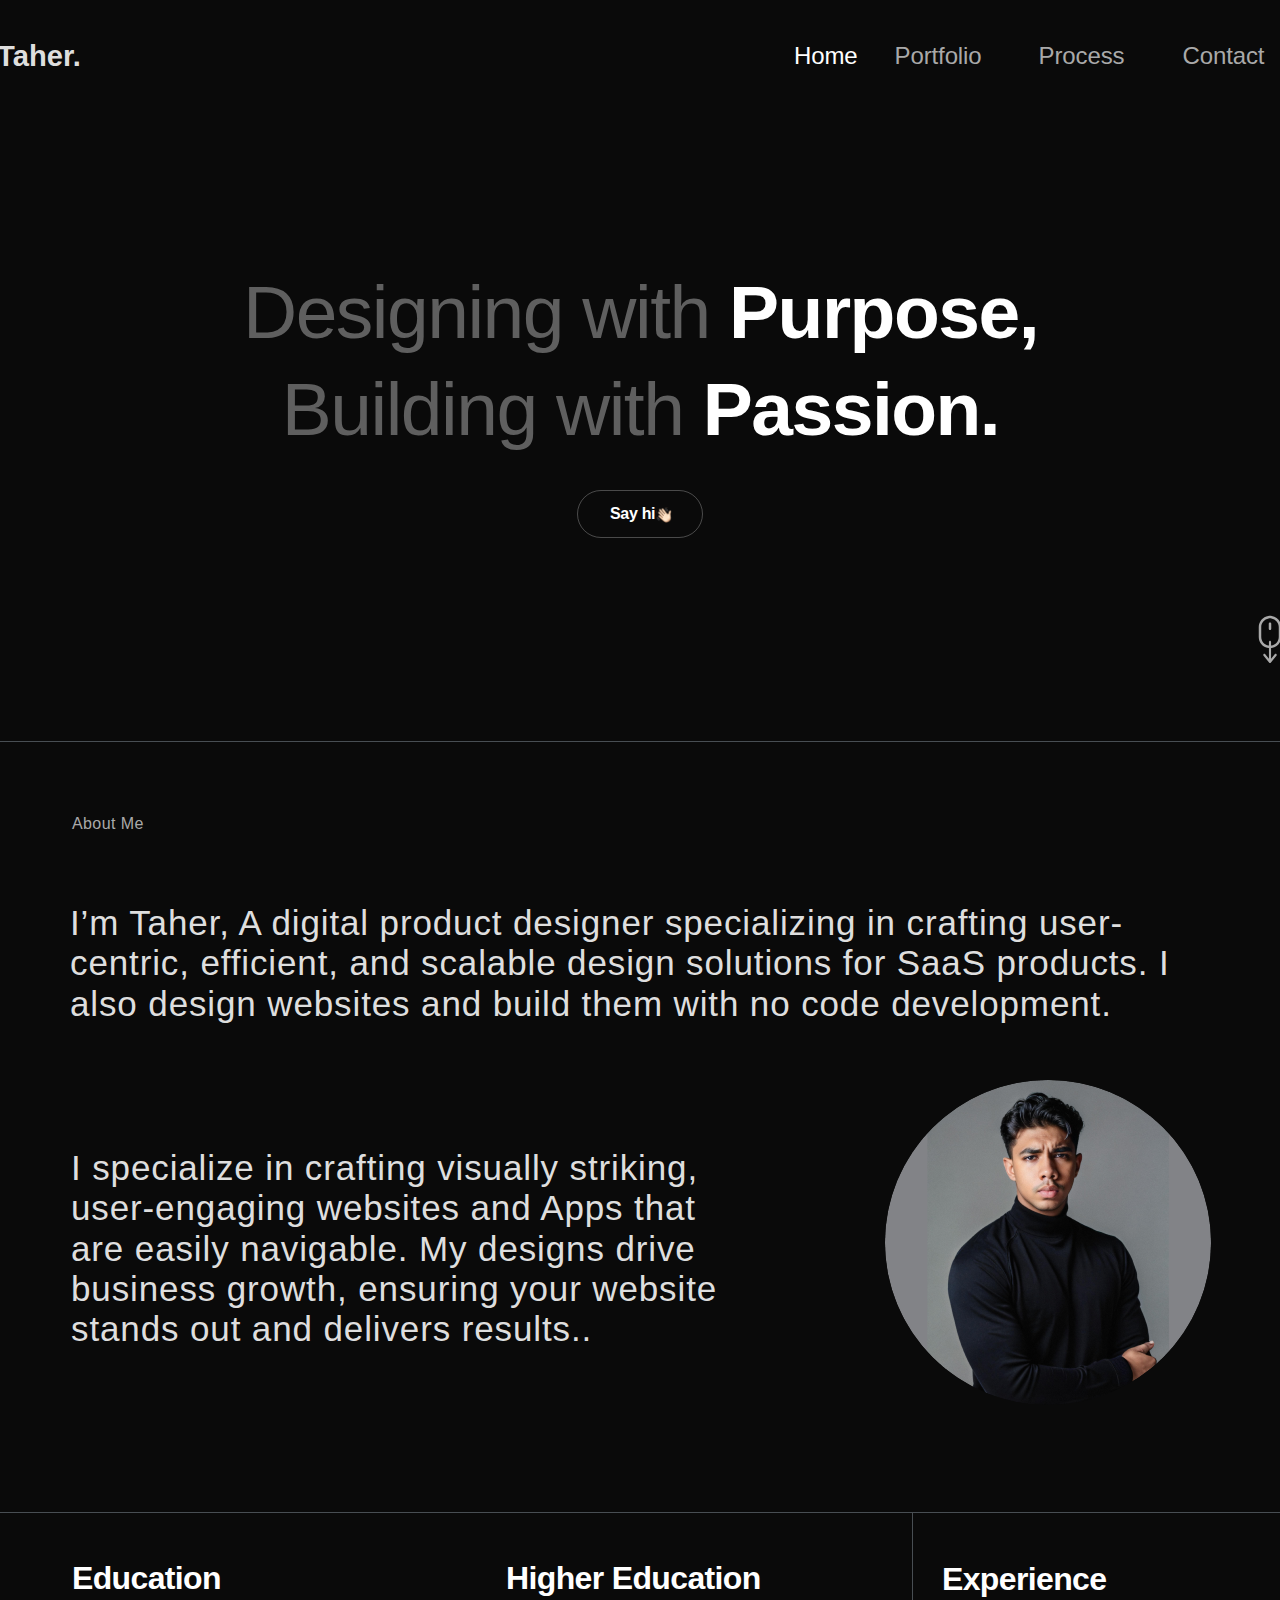
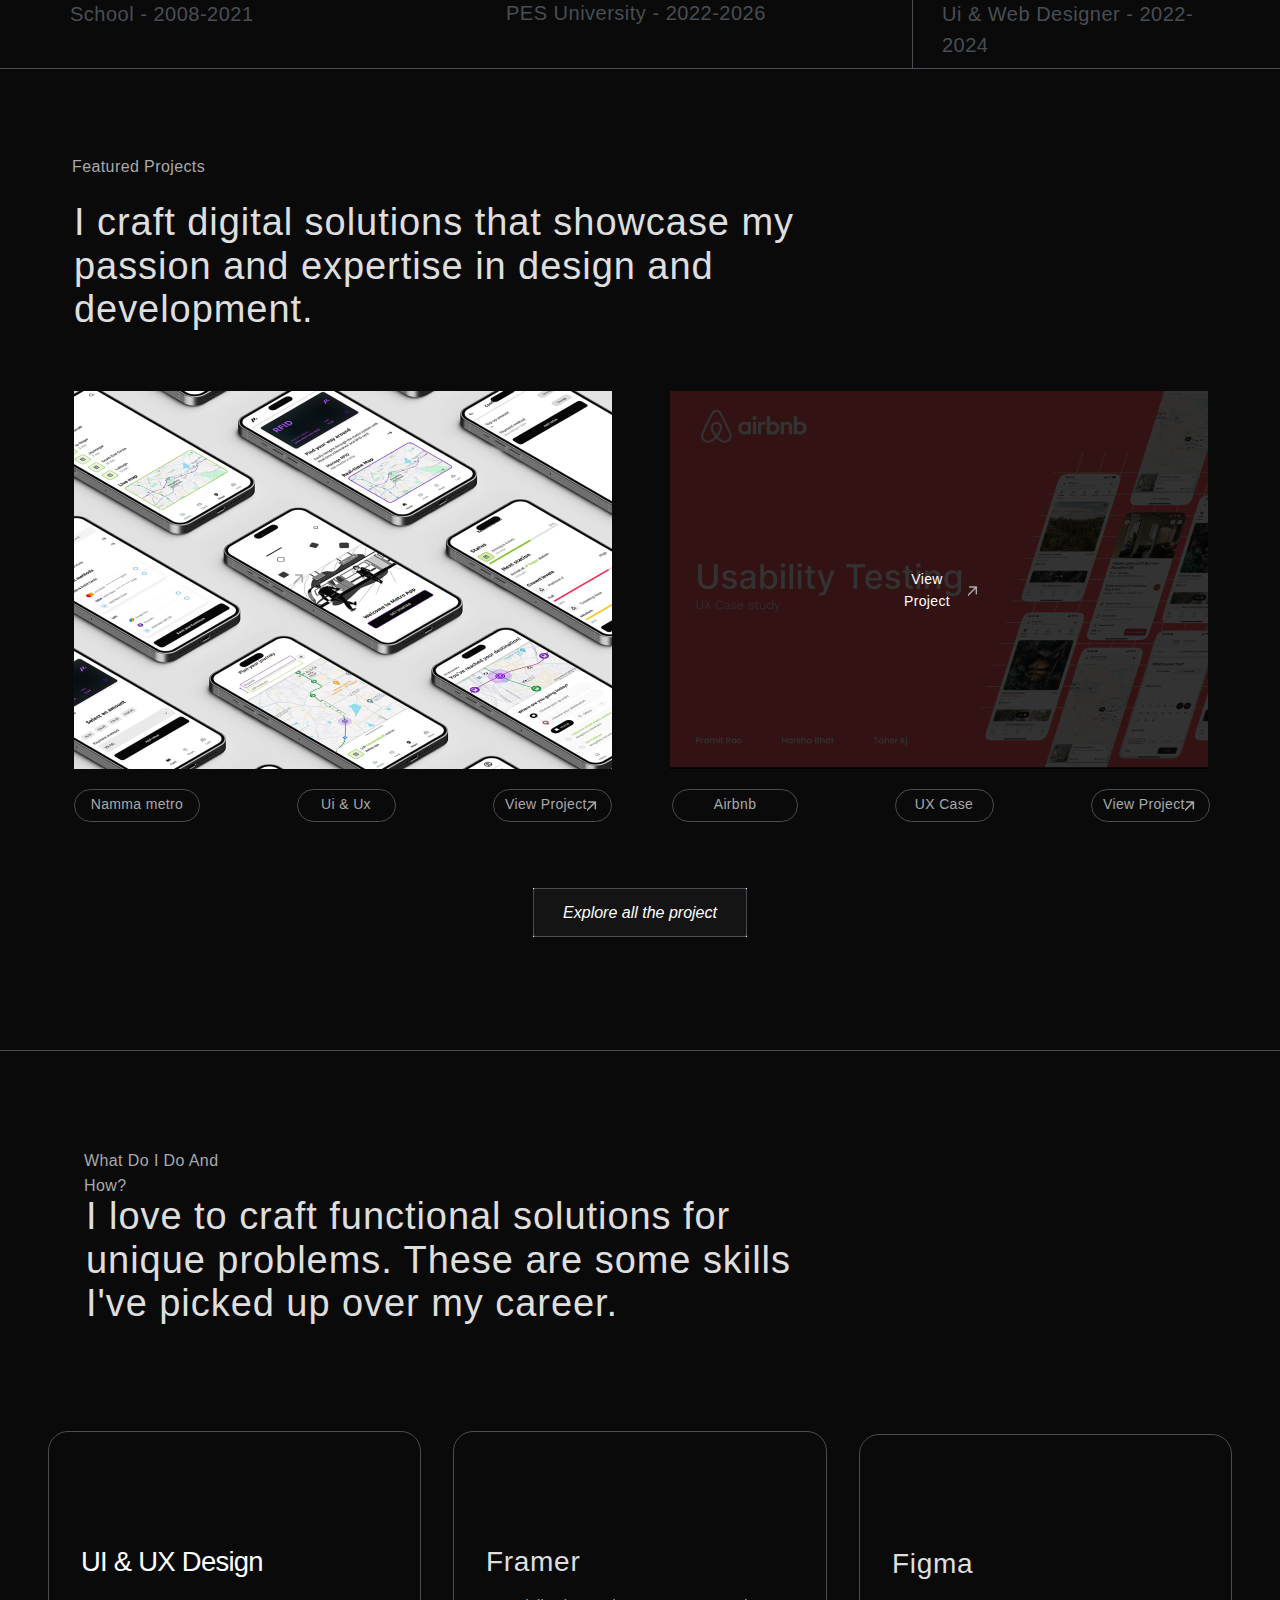
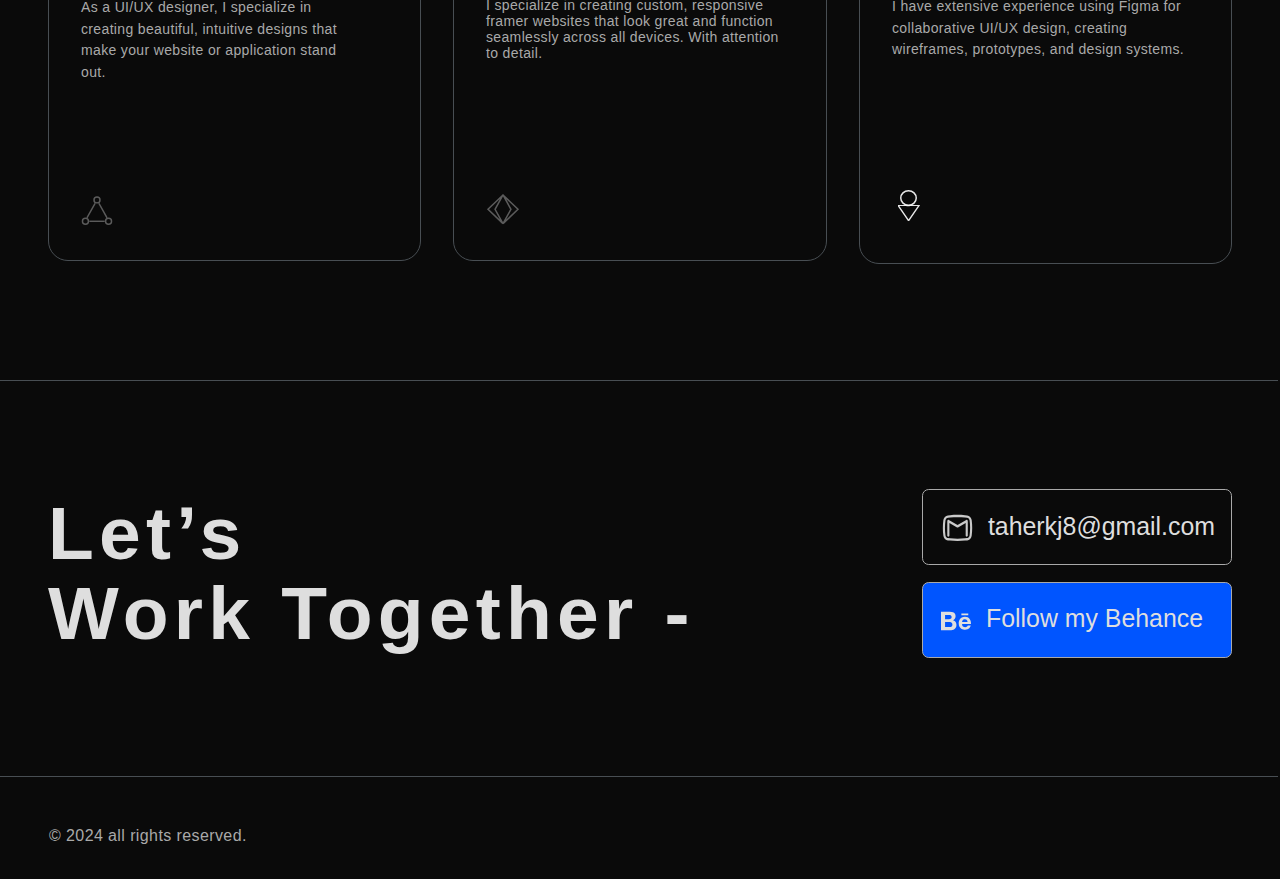
<file: index.html>
<!DOCTYPE html>
<html lang="en">
<head>
  <meta charset="UTF-8">
  <meta http-equiv="X-UA-Compatible" content="IE=edge">
  <meta name="viewport" content="width=device-width, initial-scale=1.0">
  <link rel="stylesheet" href="./vars.css">
  <link rel="stylesheet" href="./style.css">
  
  
  <style>
   a,
   button,
   input,
   select,
   h1,
   h2,
   h3,
   h4,
   h5,
   * {
       box-sizing: border-box;
       margin: 0;
       padding: 0;
       border: none;
       text-decoration: none;
       background: none;
   
       -webkit-font-smoothing: antialiased;
   }
   
   menu, ol, ul {
       list-style-type: none;
       margin: 0;
       padding: 0;
   }
   </style>
  <title>Document</title>
</head>
<body>
  <div class="home-page">
    <div class="line-2"></div>
    <div class="line-3"></div>
    <div class="frame-3735262">
      <div class="frame-3735260">
        <div class="designing-with-purpose">
          <span>
            <span class="designing-with-purpose-span">Designing with</span>
            <span class="designing-with-purpose-span2"></span>
            <span class="designing-with-purpose-span3">Purpose,</span>
          </span>
        </div>
        <div class="building-with-passion">
          <span>
            <span class="building-with-passion-span">Building with</span>
            <span class="building-with-passion-span2"></span>
            <span class="building-with-passion-span3">Passion.</span>
          </span>
        </div>
      </div>
    </div>
    <img class="group-483315" src="group-4833150.svg" />
    <div class="line-4"></div>
    <div class="line-22"></div>
    <div class="group-62">
      <div class="line-32"></div>
      <img class="group-61" src="group-610.svg" />
    </div>
    <div class="group-65">
      <div class="school-2008-2021">School - 2008-2021</div>
    </div>
    <div class="group-652">
      <div class="ui-web-designer-2022-2024">
        Ui &amp; Web Designer - 2022-2024
      </div>
    </div>
    <div class="group-65">
      <div class="group-65">
        <div class="pes-university-2022-2026">PES University - 2022-2026</div>
      </div>
    </div>
    <div
      class="i-specialize-in-crafting-visually-striking-user-engaging-websites-and-apps-that-are-easily-navigable-my-designs-drive-business-growth-ensuring-your-website-stands-out-and-delivers-results"
    >
      I specialize in crafting visually striking, user-engaging websites and Apps
      that are easily navigable. My designs drive business growth, ensuring your
      website stands out and delivers results..
    </div>
    <div class="group-483317">
      <div
        class="i-m-taher-a-digital-product-designer-specializing-in-crafting-user-centric-efficient-and-scalable-design-solutions-for-saa-s-products-i-also-design-websites-and-build-them-with-no-code-development"
      >
        I’m Taher, A digital product designer specializing in crafting
        user-centric, efficient, and scalable design solutions for SaaS products.
        I also design websites and build them with no code development.
        <br />
      </div>
    </div>
    <div class="education">Education</div>
    <div class="higher-education">Higher Education</div>
    <div class="experience">Experience</div>
    <img class="ellipse-78" src="ellipse-780.png" />
    <div class="about-me">About Me</div>
    <div class="featured-projects">Featured Projects</div>
    <div
      class="i-craft-digital-solutions-that-showcase-my-passion-and-expertise-in-design-and-development"
    >
      I craft digital solutions that showcase my
      <br />
      passion and expertise in design and
      <br />
      development.
    </div>
    <div class="what-do-i-do-and-how">
      What Do I Do And How?
      <br />
    </div>
    <div
      class="i-love-to-craft-functional-solutions-for-unique-problems-these-are-some-skills-i-ve-picked-up-over-my-career"
    >
      I love to craft functional solutions for
      <br />
      unique problems. These are some skills
      <br />
      I&#039;ve picked up over my career.
    </div>
    <div class="div">
      <div class="ellipse-46"></div>
      <div class="div2">
        <div class="p">
          <div class="connect-chains">UI &amp; UX Design</div>
        </div>
        <div
          class="grow-the-economy-of-your-chain-by-connecting-to-cosmos-hub-services-using-ibc-protocol"
        >
          As a UI/UX designer, I specialize in creating beautiful, intuitive
          designs that make your website or application stand out.
        </div>
      </div>
      <div class="svg">
        <img class="frame" src="frame0.svg" />
      </div>
    </div>
    <div class="div3">
      <div class="div4">
        <div class="p">
          <div class="provide-services">Framer</div>
        </div>
        <div
          class="get-support-to-bring-users-to-cosmos-by-providing-services-such-as-exchanges-wallets-and-more"
        >
          I specialize in creating custom, responsive framer websites that look
          great and function seamlessly across all devices. With attention to
          detail.
        </div>
      </div>
      <div class="svg2">
        <img class="frame2" src="frame1.svg" />
      </div>
      <div class="ellipse-47"></div>
    </div>
    <div class="div5">
      <div class="ellipse-48"></div>
      <div class="div6">
        <div class="p2">
          <div class="become-a-validator">Figma</div>
        </div>
        <div
          class="join-the-ranks-of-trusted-and-decentralized-validator-operators-in-the-network-and-help-secure-the-interchain"
        >
          I have extensive experience using Figma for collaborative UI/UX design,
          creating wireframes, prototypes, and design systems.
        </div>
      </div>
      <img class="ellipse-49" src="ellipse-490.svg" />
      <img class="vector" src="vector0.svg" />
    </div>
    <div class="group-483262">
      <div class="group-483220">
        <div class="group-483219">
          <div class="line-5"></div>
          <div class="_2024-all-rights-reserved">
            © 2024 All rights reserved.
            <br />
          </div>
          <div class="group-482959">
            <div class="let-s-work-together">
              Let’s
              <br />
              Work Together -
            </div>
          </div>
        </div>
      </div>
      <div class="group-483272">
        <div class="group-483271">
          <div class="rectangle-17"></div>
          <div class="group-483267">
            <div class="group-59">
              <div class="taherkj-8-gmail-com">taherkj8@gmail.com</div>
            </div>
            <img class="outline-brands-gmail" src="outline-brands-gmail0.svg" />
          </div>
        </div>
      </div>
    </div>
    <div class="group-483320">
      <div class="group-483271">
        <div class="rectangle-172"></div>
      </div>
      <div class="group-483319">
        <div class="group-59">
          <a href="https://www.behance.net/taherkj" target="_blank">
            <div class="follow-my-behance">Follow my Behance</div>
          </a>
        </div>
        <div class="icons-8-behance-1">
          <img class="group" src="group0.svg" />
        </div>
      </div>
    </div>

    <a href="indexPortfolioPage.html">
    <div class="button">
    

    
      <div class="frame-3735265">
        <div class="explore-all-the-project">Explore all the project</div>
      </div>
    </a>
    </div>
    <div class="group-71">
      <a href="https://www.linkedin.com/in/taher-kumail-jillisger-5945b0253/" target="_blank">
        <div class="frame-3735258">
          <div class="frame-3735257">
            <div class="say-hi">Say hi</div>
            <img class="_1" src="Hi_10.svg" />
          </div>
      </a>
      </div>

      
      
    </div>
    <div class="frame-3735272">
      <div class="hotel-website">
        <img class="image" src="image0.png" />

              <img class="image" src="image0.png" />

        <div class="frame-3735266">
          <img
            class="arrow-arrow-up-right-md"
            src="arrow-arrow-up-right-md0.svg"
          />
        </div>
      </div>
      <div class="frame-37352582">
        <img class="frame-37352572" src="frame-37352571.png" />
        <div class="frame-3735267">
          <a href="https://www.behance.net/taherkj">
            <div class="view-project">View Project</div>
          </a>
          <img
            class="arrow-arrow-up-right-md2"
            src="arrow-arrow-up-right-md1.svg"
          />
        </div>
      </div>
      <div class="group-483325">
        <div class="group-483324">
          <div class="group-483221">
            <div class="group-483217">
              <div class="group-483213">
                <div class="group-88">
                  <div class="group-86">
                    <div class="group-75">
                      <div class="namma-metro">Namma metro</div>
                      <div class="group-712">
                        <div class="rectangle-173"></div>
                      </div>
                    </div>
                    <div class="group-74">
                      <div class="ui-ux">Ui &amp; Ux</div>
                      <div class="group-72">
                        <div class="rectangle-174"></div>
                      </div>
                    </div>
                  </div>
                </div>
              </div>
              <div class="group-483214">
                <div class="group-483215">
                  <div class="group-87">
                    <div class="group-77">
                      <div class="airbnb">Airbnb</div>
                      <div class="group-712">
                        <div class="rectangle-175"></div>
                      </div>
                    </div>
                    <div class="group-78">
                      <div class="ux-case">UX Case</div>
                      <div class="group-72">
                        <div class="rectangle-176"></div>
                      </div>
                    </div>
                  </div>
                </div>
              </div>
            </div>
          </div>
          <div class="group-772">
            <div class="view-project2">View Project</div>
            <img
              class="arrow-arrow-up-right-md3"
              src="arrow-arrow-up-right-md2.svg"
            />
            <a href="https://www.figma.com/design/Zdx2Jj5aTSDIv0mrIkLsIV/Namma-Metro?node-id=0-1&t=rrdzrNeUyz2Xsvas-1" target="_blank">
              <div class="rectangle-177"></div>
            </a>
          </div>
        </div>
        <div class="group-483322">
          <div class="view-project2">View Project</div>
          <img
            class="arrow-arrow-up-right-md4"
            src="arrow-arrow-up-right-md3.svg"
          />
          <a href="https://www.behance.net/taherkj" target="_blank">
            <div class="rectangle-177"></div>
          </a>
        </div>
      </div>
    </div>
    <div class="frame-3735268">
      <div class="taher">
        <span>
          <a href="index.html">
            <span class="taher-span">Taher.</span>
          </a>
        </span>
      </div>
      <div class="group-483275">
        <div class="frame-3735259">
          <a href="index.html">
            <div class="home">Home</div>
          </a>
          <a href="indexPortfolioPage.html">
            <div class="portfolio">Portfolio</div>
          </a>
          <a href="indexProcessPage.html">
            <div class="process">Process</div>
          </a>
          <a href="indexFullScreenMenu.html">
            <div class="contact">Contact</div>
          </a>
        </div>
      </div>
    </div>
  </div>
  
</body>
</html>
</file>
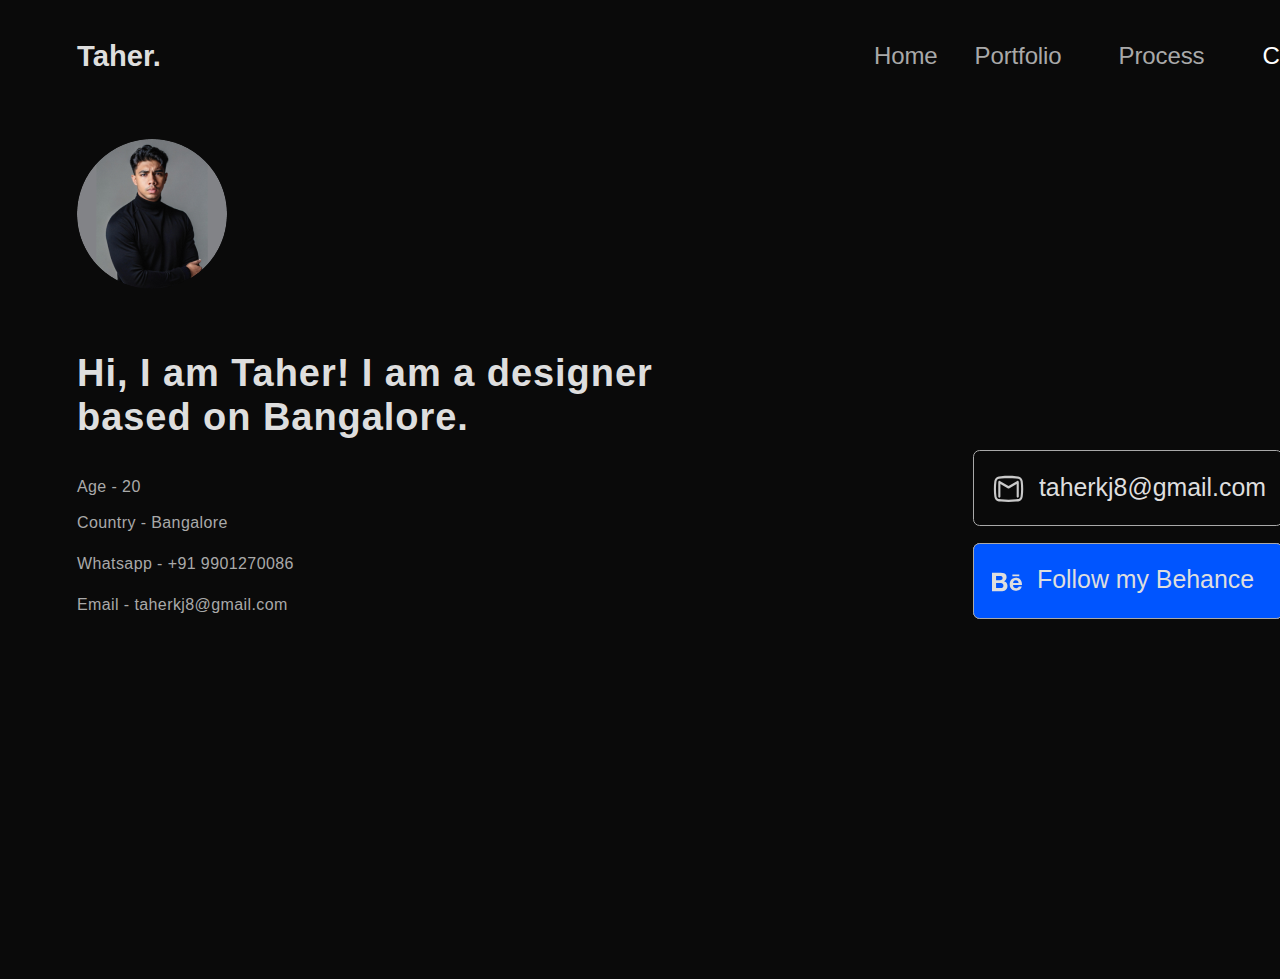
<file: indexFullScreenMenu.html>
<!DOCTYPE html>
<html lang="en">
<head>
  <meta charset="UTF-8">
  <meta http-equiv="X-UA-Compatible" content="IE=edge">
  <meta name="viewport" content="width=device-width, initial-scale=1.0">
  <link rel="stylesheet" href="./varsFullScreenMenu.css">
  <link rel="stylesheet" href="./styleFullScreenMenu.css">
  
  
  <style>
   a,
   button,
   input,
   select,
   h1,
   h2,
   h3,
   h4,
   h5,
   * {
       box-sizing: border-box;
       margin: 0;
       padding: 0;
       border: none;
       text-decoration: none;
       background: none;
   
       -webkit-font-smoothing: antialiased;
   }
   
   menu, ol, ul {
       list-style-type: none;
       margin: 0;
       padding: 0;
   }
   </style>
  <title>Document</title>
</head>
<body>
  <div class="full-screen-menu">
    <div class="frame-3735271">
      <div class="taher">
        <span>
          <a href="index.html">
            <span class="taher-span">Taher.</span>
          </a>
        </span>
      </div>
      <div class="group-483275">
        <div class="frame-3735259">
          <a href="index.html">
            <div class="home">Home</div>
          </a>
          <a href="indexPortfolioPage.html">
            <div class="portfolio">Portfolio</div>
          </a>
          <a href="indexProcessPage.html">
            <div class="process">Process</div>
          </a>
          <a href="indexFullScreenMenu.html">
            <div class="contact">Contact</div>
          </a>
        </div>
      </div>
    </div>
    <img class="ellipse-79" src="ellipse-790.png" />
    <div class="group-483282">
      <div class="group-483279">
        <div class="group-98">
          <div class="group-483280">
            <div class="email-taherkj-8-gmail-com">
              Email - taherkj8@gmail.com
            </div>
            <div class="age-20">Age - 20</div>
            <div class="country-bangalore">Country - Bangalore</div>
            <div class="whatsapp-91-9901270086">Whatsapp - +91 9901270086</div>
          </div>
        </div>
      </div>
      <div class="group-483276">
        <div class="group-483281">
          <div class="hi-i-am-taher-i-am-a-designer-based-on-bangalore">
            Hi, I am Taher! I am a designer based on Bangalore.
          </div>
        </div>
      </div>
    </div>
    <div class="rectangle-17"></div>
    <div class="group-483267">
      <div class="group-59">
        <div class="taherkj-8-gmail-com">taherkj8@gmail.com</div>
      </div>
      <img class="outline-brands-gmail" src="outline-brands-gmail0.svg" />
    </div>
    <div class="group-483326">
      <div class="group-483271">
        <div class="rectangle-172"></div>
      </div>
      <div class="group-483319">
        <div class="group-59">
          <div class="follow-my-behance">Follow my Behance</div>
        </div>
        <div class="icons-8-behance-1">
          <img class="group" src="group0.svg" />
        </div>
      </div>
    </div>
    <div class="group-483327">
      <div class="group-483271">
        <div class="rectangle-172"></div>
      </div>
      <div class="group-483319">
        <div class="group-59">
          <a href="https://www.behance.net/taherkj" target="_blank">
            <div class="follow-my-behance">Follow my Behance</div>
          </a>
        </div>
        <div class="icons-8-behance-1">
          <img class="group2" src="group1.svg" />
        </div>
      </div>
    </div>
  </div>
  
</body>
</html>
</file>
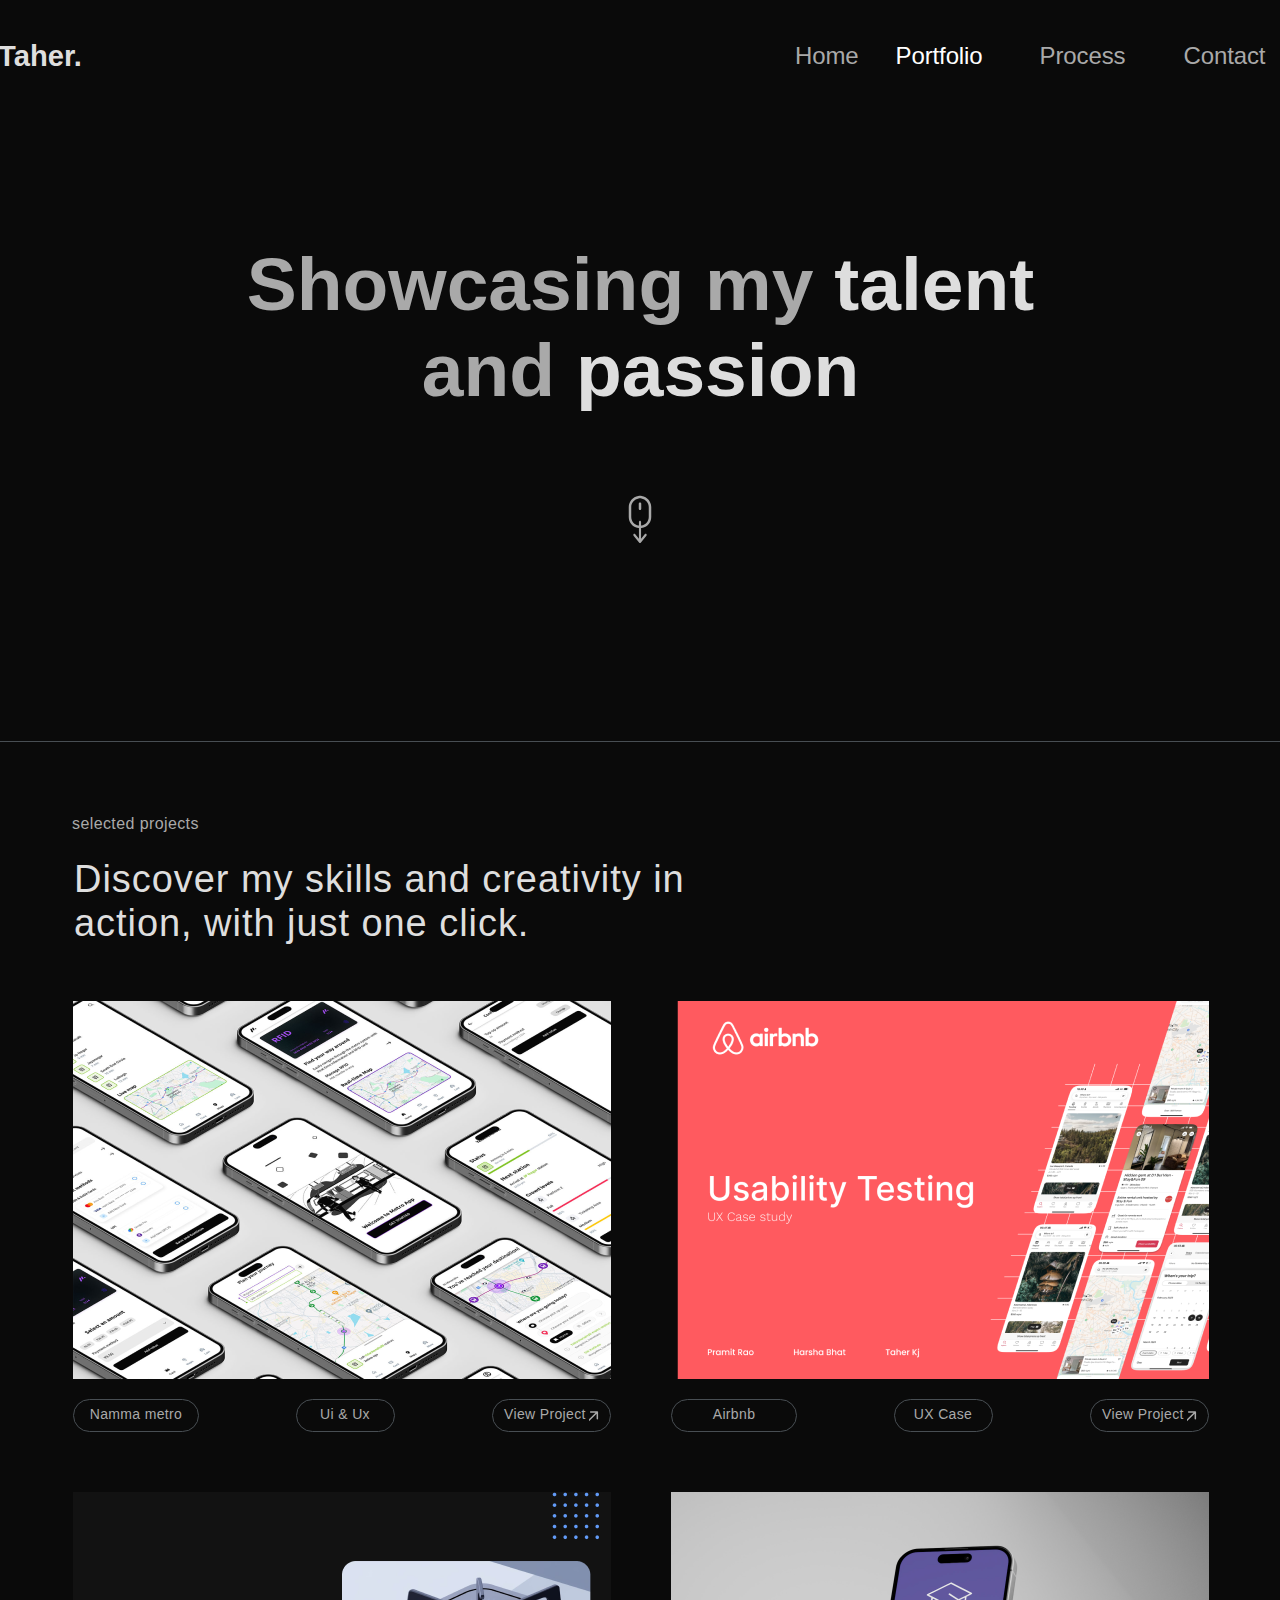
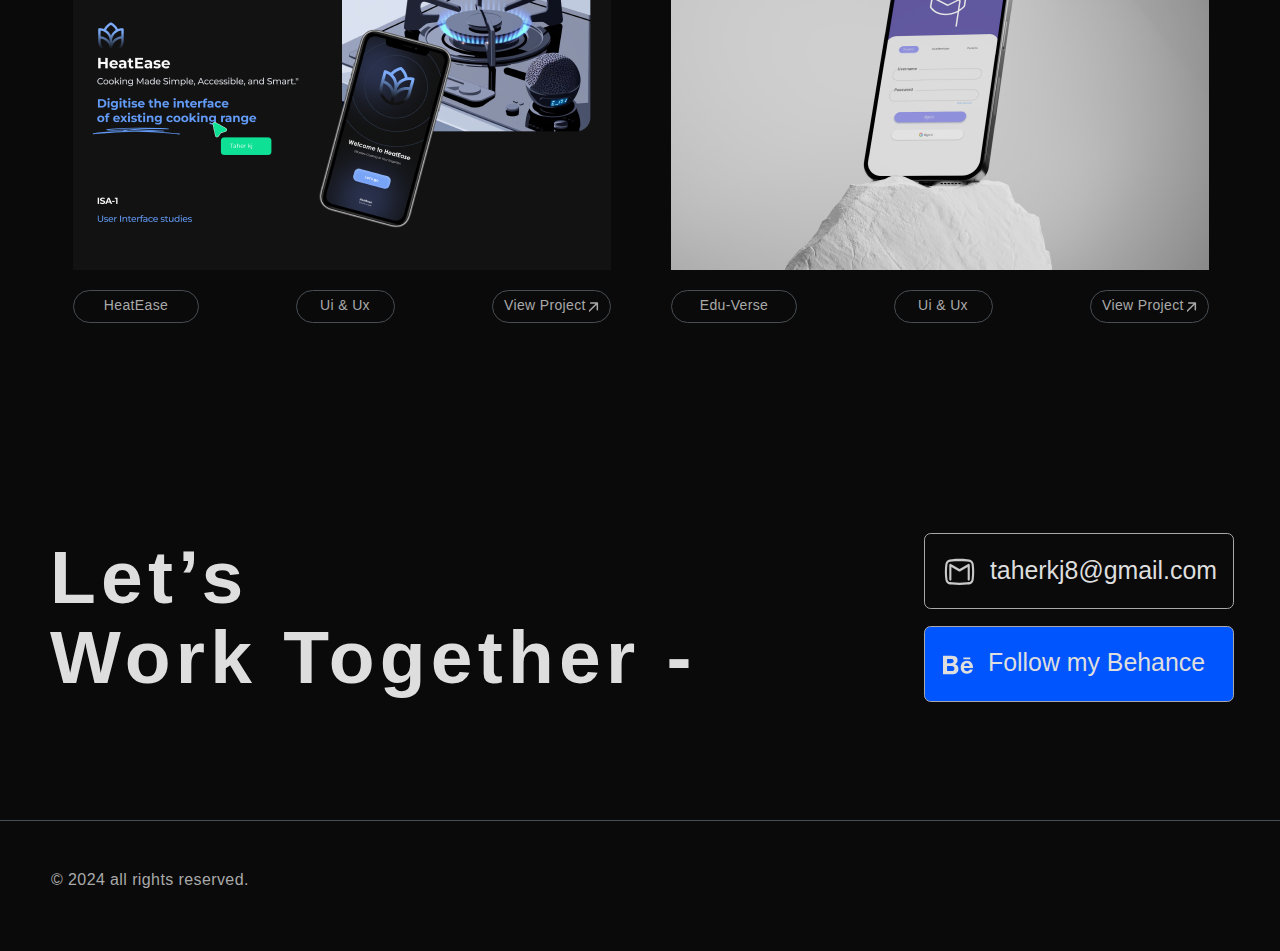
<file: indexPortfolioPage.html>
<!DOCTYPE html>
<html lang="en">
<head>
  <meta charset="UTF-8">
  <meta http-equiv="X-UA-Compatible" content="IE=edge">
  <meta name="viewport" content="width=device-width, initial-scale=1.0">
  <link rel="stylesheet" href="./varsPortfolioPage.css">
  <link rel="stylesheet" href="./stylePortfolioPage.css">
  
  
  <style>
   a,
   button,
   input,
   select,
   h1,
   h2,
   h3,
   h4,
   h5,
   * {
       box-sizing: border-box;
       margin: 0;
       padding: 0;
       border: none;
       text-decoration: none;
       background: none;
   
       -webkit-font-smoothing: antialiased;
   }
   
   menu, ol, ul {
       list-style-type: none;
       margin: 0;
       padding: 0;
   }
   </style>
  <title>Document</title>
</head>
<body>
  <div class="portfolio-page">
    <div class="group-96">
      <div class="showcasing-my-talent-and-passion">
        <span>
          <span class="showcasing-my-talent-and-passion-span">Showcasing my</span>
          <span class="showcasing-my-talent-and-passion-span2">talent</span>
          <span class="showcasing-my-talent-and-passion-span3">and</span>
          <span class="showcasing-my-talent-and-passion-span4">passion</span>
        </span>
      </div>
    </div>
    <img class="group-10470" src="group-104700.svg" />
    <div class="rectangle-12491"></div>
    <div class="line-2"></div>
    <div class="group-483286">
      <div class="group-483222">
        <div class="selected-projects">selected projects</div>
        <div
          class="discover-my-skills-and-creativity-in-action-with-just-one-click"
        >
          Discover my skills and creativity in action, with just one click.
        </div>
      </div>
    </div>
    <div class="frame-483222">
      <div class="group-483217">
        <div class="group-483213">
          <div class="group-88">
            <div class="group-86">
              <div class="group-75">
                <div class="namma-metro">Namma metro</div>
                <div class="group-71">
                  <div class="rectangle-17"></div>
                </div>
              </div>
              <div class="group-74">
                <div class="ui-ux">Ui &amp; Ux</div>
                <div class="group-72">
                  <div class="rectangle-172"></div>
                </div>
              </div>
              <div class="group-76">
                <div class="view-project">View Project</div>
                <img
                  class="arrow-arrow-up-right-md"
                  src="arrow-arrow-up-right-md0.svg"
                />
                <div class="group-73">
                  <a href="https://www.figma.com/design/Zdx2Jj5aTSDIv0mrIkLsIV/Namma-Metro?node-id=0-1&t=rrdzrNeUyz2Xsvas-1" target="_blank">
                    <div class="rectangle-173"></div>
                  </a>
                </div>
              </div>
            </div>
          </div>
          <div class="hotel-website">
            <img class="image" src="image0.png" />
          </div>
        </div>
        <div class="group-483214">
          <div class="group-483215">
            <div class="group-87">
              <div class="group-77">
                <div class="airbnb">Airbnb</div>
                <div class="group-71">
                  <div class="rectangle-174"></div>
                </div>
              </div>
              <div class="group-78">
                <div class="ux-case">UX Case</div>
                <div class="group-72">
                  <div class="rectangle-175"></div>
                </div>
              </div>
              <div class="group-79">
                <div class="view-project2">View Project</div>
                <img
                  class="arrow-arrow-up-right-md2"
                  src="arrow-arrow-up-right-md1.svg"
                />
                <div class="group-73">
                  <a href="https://www.behance.net/taherkj" target="_blank">
                    <div class="rectangle-176"></div>
                  </a>
                </div>
              </div>
            </div>
            <img class="frame-3735256" src="frame-37352560.png" />
          </div>
        </div>
      </div>
      <div class="group-483216">
        <div class="group-92">
          <div class="group-90">
            <div class="group-86">
              <div class="group-75">
                <div class="edu-verse">Edu-Verse</div>
                <div class="group-71">
                  <div class="rectangle-177"></div>
                </div>
              </div>
              <div class="group-74">
                <div class="ui-ux2">Ui &amp; Ux</div>
                <div class="group-72">
                  <div class="rectangle-178"></div>
                </div>
              </div>
              <div class="group-76">
                <div class="view-project3">View Project</div>
                <img
                  class="arrow-arrow-up-right-md3"
                  src="arrow-arrow-up-right-md2.svg"
                />
                <div class="group-73">
                  <a href="https://www.behance.net/taherkj" target="_blank">
                    <div class="rectangle-179"></div>
                  </a>
                </div>
              </div>
            </div>
          </div>
          <div class="group-91">
            <div class="group-87">
              <div class="group-77">
                <div class="heat-ease">HeatEase</div>
                <div class="group-71">
                  <div class="rectangle-1710"></div>
                </div>
              </div>
              <div class="group-78">
                <div class="ui-ux3">Ui &amp; Ux</div>
                <div class="group-72">
                  <div class="rectangle-1711"></div>
                </div>
              </div>
              <div class="group-79">
                <div class="view-project4">View Project</div>
                <img
                  class="arrow-arrow-up-right-md4"
                  src="arrow-arrow-up-right-md3.svg"
                />
                <div class="group-73">
                  <a href="https://www.behance.net/taherkj" target="_blank">
                    <div class="rectangle-1712"></div>
                  </a>
                </div>
              </div>
            </div>
          </div>
        </div>
        <img class="image2" src="image1.png" />
        <img class="image3" src="image2.png" />
      </div>
    </div>
    <div class="group-483262">
      <div class="group-483220">
        <div class="group-483219">
          <div class="line-5"></div>
          <div class="_2024-all-rights-reserved">
            © 2024 All rights reserved.
            <br />
          </div>
          <div class="group-482959">
            <div class="let-s-work-together">
              Let’s
              <br />
              Work Together -
            </div>
          </div>
        </div>
      </div>
      <div class="group-483272">
        <div class="group-483271">
          <div class="rectangle-1713"></div>
          <div class="group-483267">
            <div class="group-59">
              <div class="taherkj-8-gmail-com">taherkj8@gmail.com</div>
            </div>
            <img class="outline-brands-gmail" src="outline-brands-gmail0.svg" />
          </div>
        </div>
      </div>
    </div>
    <div class="group-483320">
      <div class="group-483271">
        <div class="rectangle-1714"></div>
      </div>
      <div class="group-483319">
        <div class="group-59">


          <a href="https://www.behance.net/taherkj" target="_blank">
            <div class="follow-my-behance">Follow my Behance</div>
          </a>
          
        </div>
        <div class="icons-8-behance-1">
          <img class="group" src="group0.svg" />
        </div>
      </div>
    </div>
    <div class="frame-3735269">
      <div class="taher">
        <span>
          <a href="index.html">
            <span class="taher-span">Taher.</span>
          </a>
        </span>
      </div>
      <div class="group-483275">
        <div class="frame-3735259">
          <a href="index.html">
            <div class="home">Home</div>
          </a>
          <a href="indexPortfolioPage.html">
            <div class="portfolio">Portfolio</div>
          </a>
          <a href="indexProcessPage.html">
            <div class="process">Process</div>
          </a>
          <a href="indexFullScreenMenu.html">
            <div class="contact">Contact</div>
          </a>
        </div>
      </div>
    </div>
  </div>
  
</body>
</html>
</file>
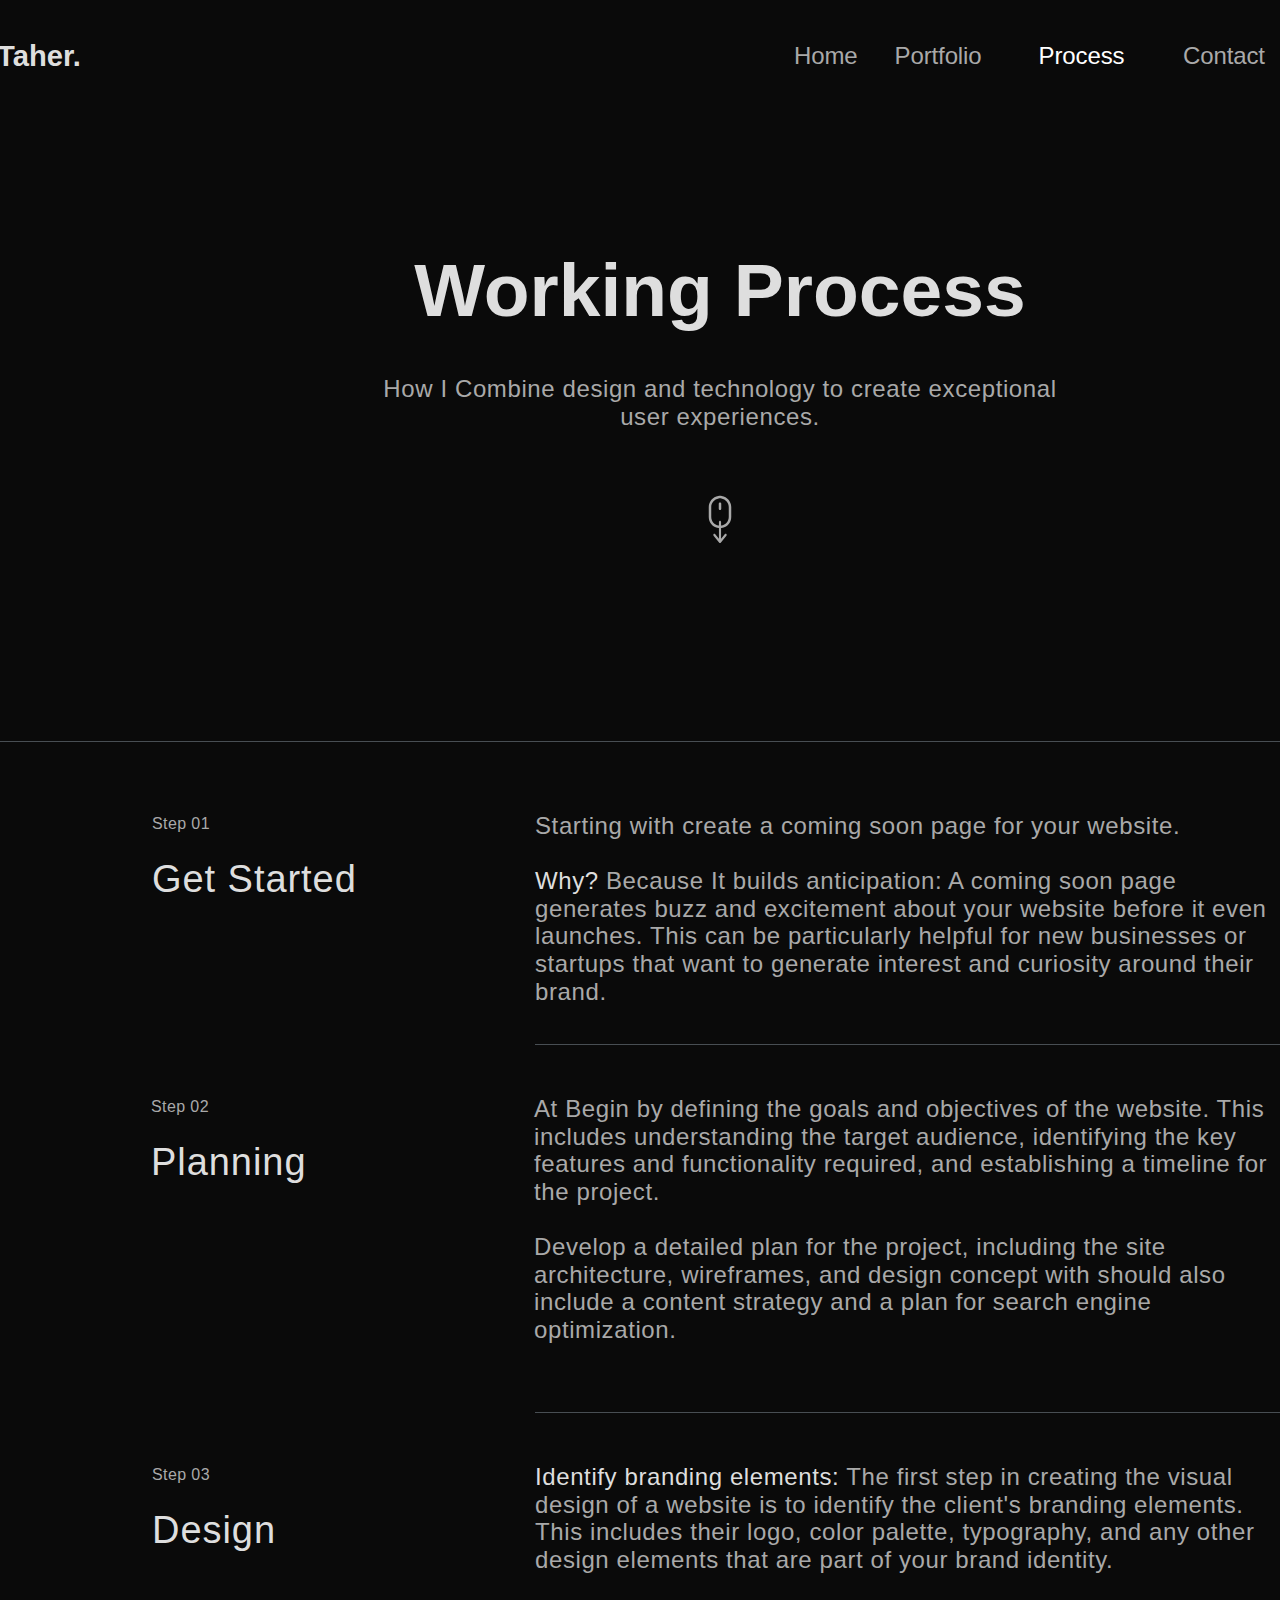
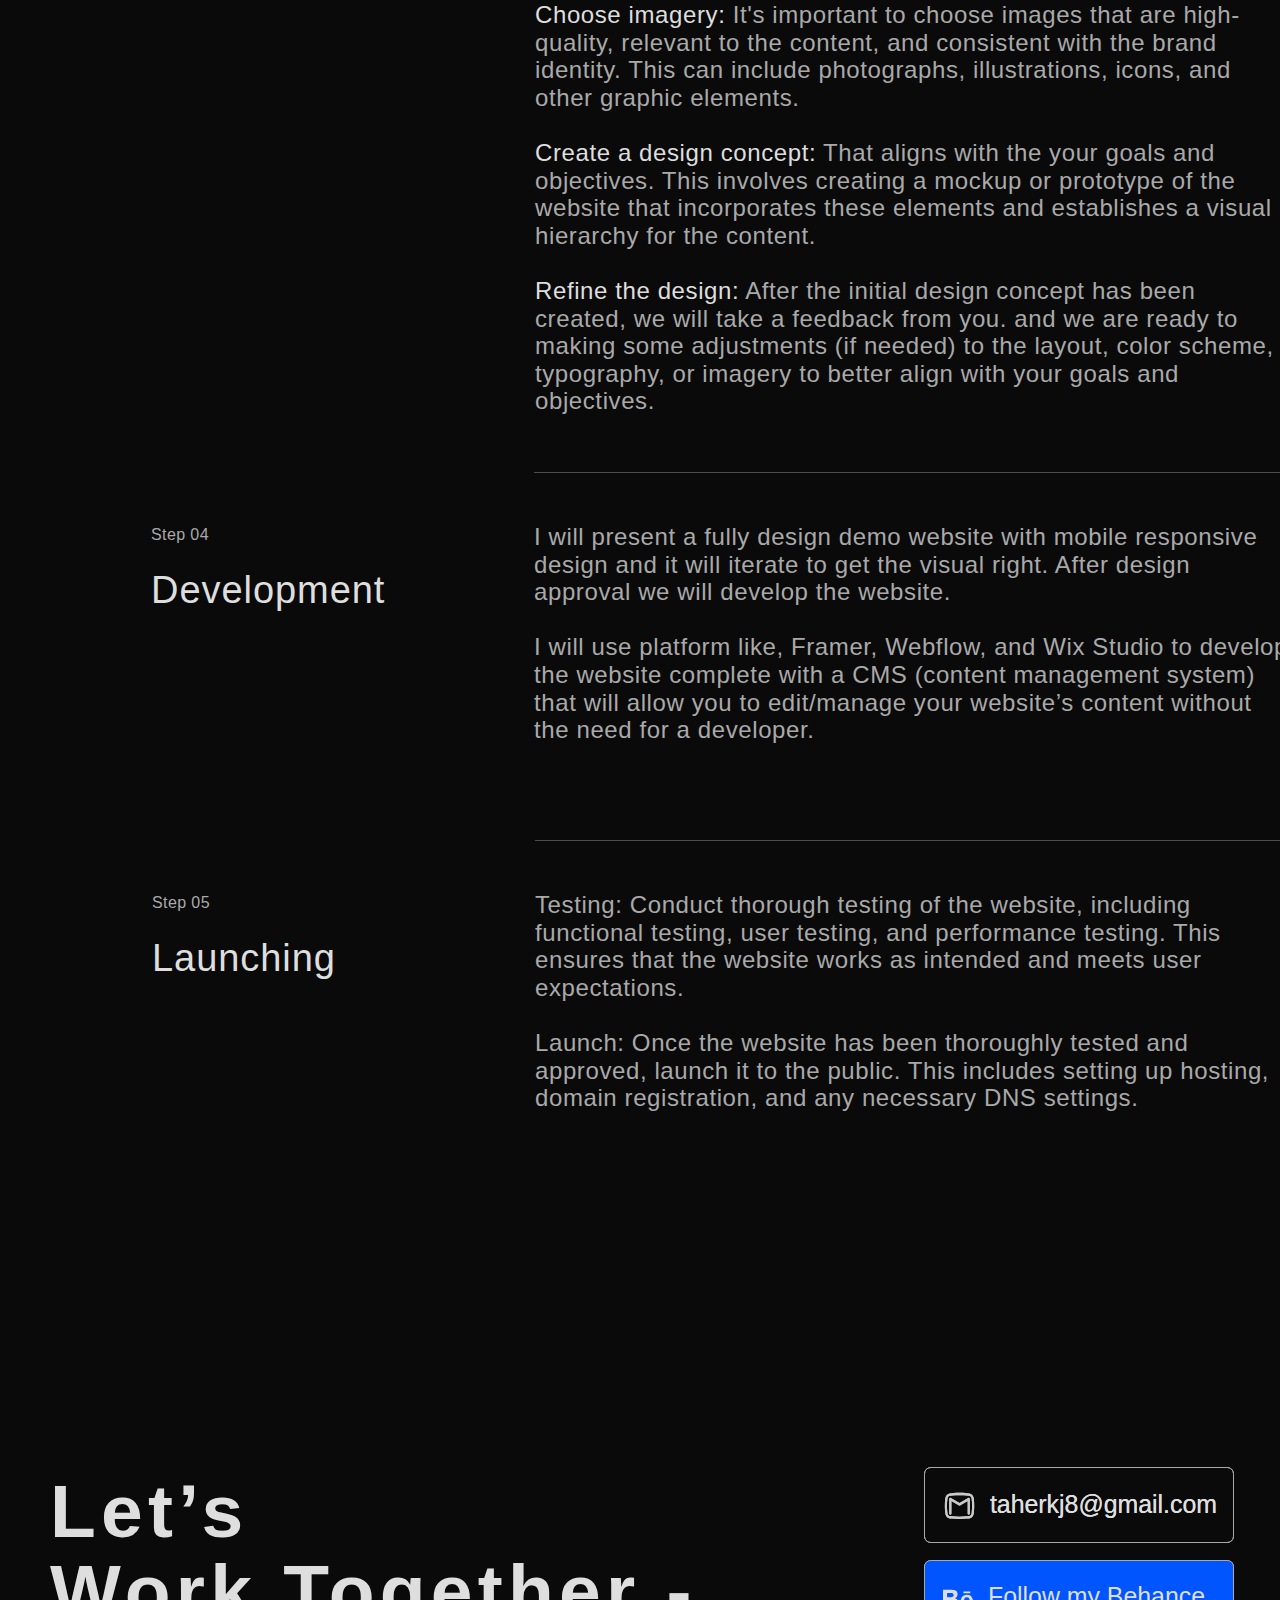
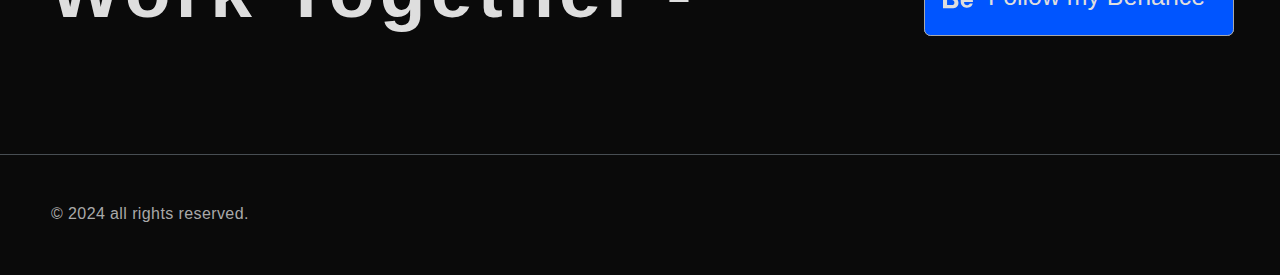
<file: indexProcessPage.html>
<!DOCTYPE html>
<html lang="en">
<head>
  <meta charset="UTF-8">
  <meta http-equiv="X-UA-Compatible" content="IE=edge">
  <meta name="viewport" content="width=device-width, initial-scale=1.0">
  <link rel="stylesheet" href="./varsProcessPage.css">
  <link rel="stylesheet" href="./styleProcessPage.css">
  
  
  <style>
   a,
   button,
   input,
   select,
   h1,
   h2,
   h3,
   h4,
   h5,
   * {
       box-sizing: border-box;
       margin: 0;
       padding: 0;
       border: none;
       text-decoration: none;
       background: none;
   
       -webkit-font-smoothing: antialiased;
   }
   
   menu, ol, ul {
       list-style-type: none;
       margin: 0;
       padding: 0;
   }
   </style>
  <title>Document</title>
</head>
<body>
  <div class="process-page">
    <div class="line-2"></div>
    <div class="frame-3735264">
      <div class="group-96">
        <div class="working-process">Working Process</div>
      </div>
      <div
        class="how-i-combine-design-and-technology-to-create-exceptional-user-experiences"
      >
        <span>
          <span
            class="how-i-combine-design-and-technology-to-create-exceptional-user-experiences-span"
          >
            How I
          </span>
          <span
            class="how-i-combine-design-and-technology-to-create-exceptional-user-experiences-span2"
          >
            Combine design and technology to create exceptional user experiences.
            <br />
          </span>
        </span>
      </div>
      <img class="group-10470" src="group-104700.svg" />
    </div>
    <div class="step-02">Step 02</div>
    <div
      class="[base64]"
    >
      <span>
        <span
          class="[base64]"
        >
          At
        </span>
        <span
          class="[base64]"
        >
          Begin by defining the goals and objectives of the website. This includes
          understanding the target audience, identifying the key features and
          functionality required, and establishing a timeline for the project.
          <br />
          <br />
          Develop a detailed plan for the project, including the site
          architecture, wireframes, and design concept with should also include a
          content strategy and a plan for search engine optimization.
        </span>
      </span>
    </div>
    <div class="planning">Planning</div>
    <div class="group-483308">
      <div class="step-01">Step 01</div>
      <div
        class="[base64]"
      >
        <span>
          <span
            class="[base64]"
          >
            Starting with create a coming soon page for your website.
            <br />
            <br />
          </span>
          <span
            class="[base64]"
          >
            Why?
          </span>
          <span
            class="[base64]"
          >
            Because It builds anticipation: A coming soon page generates buzz and
            excitement about your website before it even launches. This can be
            particularly helpful for new businesses or startups that want to
            generate interest and curiosity around their brand.
          </span>
        </span>
      </div>
      <div class="get-started">Get Started</div>
    </div>
    <div class="line-4"></div>
    <div class="line-3"></div>
    <div class="group-483303">
      <div class="step-03">Step 03</div>
      <div
        class="[base64]"
      >
        <span>
          <span
            class="[base64]"
          >
            Identify branding elements:
          </span>
          <span
            class="[base64]"
          >
            The first step in creating the visual design of a website is to
            identify the client&#039;s branding elements. This includes their
            logo, color palette, typography, and any other design elements that
            are part of your brand identity.
            <br />
          </span>
          <span
            class="[base64]"
          >
            <br />
          </span>
          <span
            class="[base64]"
          >
            Choose imagery:
          </span>
          <span
            class="[base64]"
          >
            It&#039;s important to choose images that are high-quality, relevant
            to the content, and consistent with the brand identity. This can
            include photographs, illustrations, icons, and other graphic elements.
            <br />
            <br />
          </span>
          <span
            class="[base64]"
          >
            Create a design concept:
          </span>
          <span
            class="[base64]"
          >
            That aligns with the your goals and objectives. This involves creating
            a mockup or prototype of the website that incorporates these elements
            and establishes a visual hierarchy for the content.
            <br />
            <br />
          </span>
          <span
            class="[base64]"
          >
            Refine the design:
          </span>
          <span
            class="[base64]"
          >
            After the initial design concept has been created, we will take a
            feedback from you. and we are ready to making some adjustments (if
            needed) to the layout, color scheme, typography, or imagery to better
            align with your goals and objectives.
            <br />
            <br />
            <br />
            <br />
            <br />
            <br />
            <br />
            <br />
          </span>
        </span>
      </div>
      <div class="design">Design</div>
    </div>
    <div class="line-32"></div>
    <div class="group-4833032">
      <div class="step-05">Step 05</div>
      <div
        class="[base64]"
      >
        Testing: Conduct thorough testing of the website, including functional
        testing, user testing, and performance testing. This ensures that the
        website works as intended and meets user expectations.
        <br />
        <br />
        Launch: Once the website has been thoroughly tested and approved, launch
        it to the public. This includes setting up hosting, domain registration,
        and any necessary DNS settings.
      </div>
      <div class="launching">Launching</div>
    </div>
    <div class="line-33"></div>
    <div class="group-4833032">
      <div class="step-04">Step 04</div>
      <div
        class="[base64]"
      >
        <span>
          <span
            class="[base64]"
          >
            I will present a fully design demo website with mobile responsive
            design and it will iterate to get the visual right. After design
            approval we will develop the website.
            <br />
          </span>
          <span
            class="[base64]"
          >
            <br />
            I will use platform like, Framer, Webflow, and Wix Studio to develop
            the website complete with a CMS (content management system) that will
            allow you to edit/manage your website’s content without the need for a
            developer.
          </span>
        </span>
      </div>
      <div class="development">Development</div>
    </div>
    <div class="group-483262">
      <div class="group-483220">
        <div class="group-483219">
          <div class="line-5"></div>
          <div class="_2024-all-rights-reserved">
            © 2024 All rights reserved.
            <br />
          </div>
          <div class="group-482959">
            <div class="let-s-work-together">
              Let’s
              <br />
              Work Together -
            </div>
          </div>
        </div>
      </div>
      <div class="group-483272">
        <div class="group-483271">
          <div class="rectangle-17"></div>
          <div class="group-483267">
            <div class="group-59">
              <div class="taherkj-8-gmail-com">taherkj8@gmail.com</div>
            </div>
            <img class="outline-brands-gmail" src="outline-brands-gmail0.svg" />
          </div>
        </div>
        <div class="group-483272">
          <div class="rectangle-17"></div>
          <div class="group-483267">
            <div class="group-59">
              <div class="taherkj-8-gmail-com">taherkj8@gmail.com</div>
            </div>
            <img class="outline-brands-gmail2" src="outline-brands-gmail1.svg" />
          </div>
        </div>
      </div>
    </div>
    <div class="group-483320">
      <div class="group-483326">
        <div class="group-483271">
          <div class="rectangle-172"></div>
        </div>
        <div class="group-483319">
          <div class="group-59">
            <a href="https://www.behance.net/taherkj" target="_blank">
              <div class="follow-my-behance">Follow my Behance</div>
            </a>
          </div>
          <div class="icons-8-behance-1">
            <img class="group" src="group0.svg" />
          </div>
        </div>
      </div>
      <div class="group-483327">
        <div class="group-483271">
          <div class="rectangle-172"></div>
        </div>
        <div class="group-483319">
          <div class="group-59">
            <a href="https://www.behance.net/taherkj" target="_blank">
              <div class="follow-my-behance">Follow my Behance</div>
            </a>
          </div>
          <div class="icons-8-behance-1">
            <img class="group2" src="group1.svg" />
          </div>
        </div>
      </div>
    </div>
    <div class="frame-3735270">
      <div class="taher">
        <span>
          <a href="index.html">
            <span class="taher-span">Taher.</span>
          </a>
        </span>
      </div>
      <div class="group-483275">
        <div class="frame-3735259">
          <a href="index.html">
            <div class="home">Home</div>
          </a>
          <a href="indexPortfolioPage.html">
            <div class="portfolio">Portfolio</div>
          </a>
          <a href="indexProcessPage.html">
            <div class="process">Process</div>
          </a>
          <a href="indexFullScreenMenu.html">
            <div class="contact">Contact</div>
          </a>
        </div>
      </div>
    </div>
  </div>
  
</body>
</html>
</file>
<file: vars.css>
/* Figma Styles of your File */
:root {
  /* Colors */
  /* Fonts */
  /* Effects */
}
</file>
<file: style.css>
.home-page,
.home-page * {
  box-sizing: border-box;
}
.home-page {
  background: #0a0a0a;
  height: 4079px;
  position: relative;
  overflow: hidden;
}
.line-2 {
  margin-top: -1px;
  border-style: solid;
  border-color: #484e53;
  border-width: 1px 0 0 0;
  height: 0px;
  position: absolute;
  right: 0px;
  left: 0px;
  top: 742px;
  transform-origin: 0 0;
  transform: rotate(0deg) scale(1, 1);
}
.line-3 {
  margin-top: -1px;
  border-style: solid;
  border-color: #484e53;
  border-width: 1px 0 0 0;
  height: 0px;
  position: absolute;
  right: 0px;
  left: 0px;
  top: 2651px;
  transform-origin: 0 0;
  transform: rotate(0deg) scale(1, 1);
}
.frame-3735262 {
  display: flex;
  flex-direction: column;
  gap: 40px;
  align-items: center;
  justify-content: flex-start;
  position: absolute;
  left: calc(50% - 415px);
  top: 269px;
}
.frame-3735260 {
  display: flex;
  flex-direction: column;
  gap: 0px;
  align-items: center;
  justify-content: flex-start;
  flex-shrink: 0;
  position: relative;
}
.designing-with-purpose {
  text-align: center;
  font-family: "-", sans-serif;
  font-size: 75px;
  letter-spacing: -0.02em;
  font-weight: 400;
  position: relative;
  width: 819px;
  height: 97px;
}
.designing-with-purpose-span {
  color: #5f5f5f;
  font-family: "Urbanist-Regular", sans-serif;
  font-size: 75px;
  letter-spacing: -0.02em;
  font-weight: 400;
}
.designing-with-purpose-span2 {
  color: #ffffff;
  font-family: "Urbanist-Bold", sans-serif;
  font-size: 75px;
  letter-spacing: -0.02em;
  font-weight: 700;
}
.designing-with-purpose-span3 {
  color: #ffffff;
  font-family: "Urbanist-SemiBold", sans-serif;
  font-size: 75px;
  letter-spacing: -0.02em;
  font-weight: 600;
}
.building-with-passion {
  text-align: center;
  font-family: "-", sans-serif;
  font-size: 75px;
  letter-spacing: -0.02em;
  font-weight: 400;
  position: relative;
  width: 831px;
  height: 94px;
}
.building-with-passion-span {
  color: #5f5f5f;
  font-family: "Urbanist-Regular", sans-serif;
  font-size: 75px;
  letter-spacing: -0.02em;
  font-weight: 400;
}
.building-with-passion-span2 {
  color: #cbcbcb;
  font-family: "Urbanist-Bold", sans-serif;
  font-size: 75px;
  letter-spacing: -0.02em;
  font-weight: 700;
}
.building-with-passion-span3 {
  color: #ffffff;
  font-family: "Urbanist-SemiBold", sans-serif;
  font-size: 75px;
  letter-spacing: -0.02em;
  font-weight: 600;
}
.group-483315 {
  height: auto;
  position: absolute;
  left: 1250px;
  top: 612px;
  overflow: visible;
}
.line-4 {
  margin-top: -1px;
  border-style: solid;
  border-color: #484e53;
  border-width: 1px 0 0 0;
  height: 0px;
  position: absolute;
  right: 2px;
  left: -2px;
  top: 3581px;
  transform-origin: 0 0;
  transform: rotate(0deg) scale(1, 1);
}
.group-63 {
  position: absolute;
  inset: 0;
}
.line-22 {
  margin-top: -1px;
  border-style: solid;
  border-color: #484e53;
  border-width: 1px 0 0 0;
  height: 0px;
  position: absolute;
  right: 0px;
  left: 0px;
  top: 1669px;
  transform-origin: 0 0;
  transform: rotate(0deg) scale(1, 1);
}
.group-62 {
  width: 1440px;
  height: 156px;
  position: static;
}
.line-32 {
  margin-top: -1px;
  border-style: solid;
  border-color: #484e53;
  border-width: 1px 0 0 0;
  height: 0px;
  position: absolute;
  right: 0px;
  left: 0px;
  top: 1513px;
  transform-origin: 0 0;
  transform: rotate(0deg) scale(1, 1);
}
.group-61 {
  width: 546px;
  height: 156px;
  position: absolute;
  left: calc(50% - 273px);
  top: 1513px;
  overflow: visible;
}
.group-64 {
  position: absolute;
  inset: 0;
}
.group-65 {
  width: 268px;
  height: 25px;
  position: static;
}
.school-2008-2021 {
  color: #484e53;
  text-align: left;
  font-family: "Urbanist-Regular", sans-serif;
  font-size: 20px;
  line-height: 154.02%;
  letter-spacing: 0.025em;
  font-weight: 400;
  position: absolute;
  left: calc(50% - 570px);
  top: 1599px;
  width: 268px;
  height: 25px;
}
.group-66 {
  position: absolute;
  inset: 0;
}
.group-652 {
  width: 291px;
  height: 25px;
  position: static;
}
.ui-web-designer-2022-2024 {
  color: #484e53;
  text-align: left;
  font-family: "Urbanist-Regular", sans-serif;
  font-size: 20px;
  line-height: 154.02%;
  letter-spacing: 0.025em;
  font-weight: 400;
  position: absolute;
  left: calc(50% - -302px);
  top: 1599px;
  width: 291px;
  height: 25px;
}
.group-483200 {
  position: absolute;
  inset: 0;
}
.pes-university-2022-2026 {
  color: #484e53;
  text-align: left;
  font-family: "Urbanist-Regular", sans-serif;
  font-size: 20px;
  line-height: 154.02%;
  letter-spacing: 0.025em;
  font-weight: 400;
  position: absolute;
  left: calc(50% - 134px);
  top: 1598px;
  width: 268px;
  height: 25px;
}
.group-10467 {
  position: absolute;
  inset: 0;
}
.i-specialize-in-crafting-visually-striking-user-engaging-websites-and-apps-that-are-easily-navigable-my-designs-drive-business-growth-ensuring-your-website-stands-out-and-delivers-results {
  color: #dedede;
  text-align: left;
  font-family: "Urbanist-Medium", sans-serif;
  font-size: 35px;
  line-height: 115.52%;
  letter-spacing: 0.025em;
  font-weight: 500;
  position: absolute;
  left: calc(50% - 569px);
  top: 1148px;
  width: 669px;
  height: 220px;
}
.group-483317 {
  width: 1141px;
  height: 177px;
  position: static;
}
.i-m-taher-a-digital-product-designer-specializing-in-crafting-user-centric-efficient-and-scalable-design-solutions-for-saa-s-products-i-also-design-websites-and-build-them-with-no-code-development {
  color: #dedede;
  text-align: left;
  font-family: "Urbanist-Medium", sans-serif;
  font-size: 35px;
  line-height: 115.52%;
  letter-spacing: 0.025em;
  font-weight: 500;
  position: absolute;
  left: calc(50% - 570px);
  top: 903px;
  width: 1141px;
  height: 177px;
}
.education {
  color: #ffffff;
  text-align: center;
  font-family: "Urbanist-Bold", sans-serif;
  font-size: 32px;
  letter-spacing: -0.02em;
  font-weight: 700;
  position: absolute;
  left: calc(50% - 568px);
  top: 1560px;
}
.higher-education {
  color: #ffffff;
  text-align: center;
  font-family: "Urbanist-Bold", sans-serif;
  font-size: 32px;
  letter-spacing: -0.02em;
  font-weight: 700;
  position: absolute;
  left: calc(50% - 134px);
  top: 1560px;
}
.experience {
  color: #ffffff;
  text-align: center;
  font-family: "Urbanist-Bold", sans-serif;
  font-size: 32px;
  letter-spacing: -0.02em;
  font-weight: 700;
  position: absolute;
  left: calc(50% - -302px);
  top: 1561px;
}
.ellipse-78 {
  border-radius: 50%;
  width: 326px;
  height: 325px;
  position: absolute;
  left: calc(50% - -245px);
  top: 1080px;
  object-fit: cover;
}
.group-483316 {
  position: absolute;
  inset: 0;
}
.about-me {
  color: var(--strock-color, #a9a9a9);
  text-align: left;
  font-family: "Urbanist-Regular", sans-serif;
  font-size: 16px;
  line-height: 154.02%;
  letter-spacing: 0.025em;
  font-weight: 400;
  position: absolute;
  left: calc(50% - 568px);
  top: 812px;
  width: 147px;
  height: 26px;
}
.group-483222 {
  position: absolute;
  inset: 0;
}
.featured-projects {
  color: #a9a9a9;
  text-align: left;
  font-family: "Urbanist-Regular", sans-serif;
  font-size: 16px;
  line-height: 154.02%;
  letter-spacing: 0.025em;
  font-weight: 400;
  position: absolute;
  left: calc(50% - 568px);
  top: 1755px;
  width: 147px;
  height: 26px;
}
.i-craft-digital-solutions-that-showcase-my-passion-and-expertise-in-design-and-development {
  color: #dedede;
  text-align: left;
  font-family: "Urbanist-Medium", sans-serif;
  font-size: 38px;
  line-height: 115.52%;
  letter-spacing: 0.025em;
  font-weight: 500;
  position: absolute;
  left: calc(50% - 566px);
  top: 1801px;
  width: 811px;
  height: 140px;
}
.what-do-i-do-and-how {
  color: #a9a9a9;
  text-align: left;
  font-family: "Urbanist-Regular", sans-serif;
  font-size: 16px;
  line-height: 154.02%;
  letter-spacing: 0.025em;
  font-weight: 400;
  position: absolute;
  left: calc(50% - 556px);
  top: 2749px;
  width: 176px;
  height: 26px;
}
.i-love-to-craft-functional-solutions-for-unique-problems-these-are-some-skills-i-ve-picked-up-over-my-career {
  color: #dedede;
  text-align: left;
  font-family: "Urbanist-Medium", sans-serif;
  font-size: 38px;
  line-height: 115.52%;
  letter-spacing: 0.025em;
  font-weight: 500;
  position: absolute;
  left: calc(50% - 554px);
  top: 2795px;
  width: 718px;
  height: 140px;
}
.div {
  background: #0a0a0a;
  border-radius: 20px;
  border-style: solid;
  border-color: #484e53;
  border-width: 1px;
  width: 373px;
  height: 430px;
  position: absolute;
  left: calc(50% - 592px);
  top: 3031px;
  overflow: hidden;
}
.ellipse-46 {
  background: #ffffff;
  border-radius: 50%;
  width: 373px;
  height: 357px;
  position: absolute;
  left: 1px;
  top: 433px;
}
.div2 {
  padding: 64px 25.58px 0px 0px;
  display: flex;
  flex-direction: column;
  gap: 16px;
  align-items: flex-start;
  justify-content: flex-start;
  position: absolute;
  left: 32px;
  top: 48.98px;
}
.p {
  flex-shrink: 0;
  width: 283.75px;
  height: 36.09px;
  position: relative;
}
.connect-chains {
  color: #ffffff;
  text-align: left;
  font-family: "Urbanist-Regular", sans-serif;
  font-size: 27.43199920654297px;
  line-height: 36.1px;
  letter-spacing: -0.73px;
  font-weight: 400;
  position: absolute;
  left: 0px;
  top: -1px;
  display: flex;
  align-items: center;
  justify-content: flex-start;
}
.grow-the-economy-of-your-chain-by-connecting-to-cosmos-hub-services-using-ibc-protocol {
  color: #a9a9a9;
  text-align: left;
  font-family: "Urbanist-Regular", sans-serif;
  font-size: 14px;
  line-height: 154.02%;
  letter-spacing: 0.025em;
  font-weight: 400;
  position: relative;
  width: 271.11px;
  display: flex;
  align-items: center;
  justify-content: flex-start;
}
.svg {
  opacity: 0.33;
  width: 32px;
  height: 32px;
  position: absolute;
  left: 32px;
  top: 363.08px;
  overflow: hidden;
}
.frame {
  width: 32px;
  height: 32px;
  position: absolute;
  left: calc(50% - 16px);
  top: 0px;
  overflow: visible;
}
.div3 {
  background: #0a0a0a;
  border-radius: 20px;
  border-style: solid;
  border-color: #484e53;
  border-width: 1px;
  width: 374px;
  height: 430px;
  position: absolute;
  left: calc(50% - 187px);
  top: 3031px;
  overflow: hidden;
}
.div4 {
  padding: 64px 4.1px 0px 0px;
  display: flex;
  flex-direction: column;
  gap: 16px;
  align-items: flex-start;
  justify-content: flex-start;
  position: absolute;
  left: 32px;
  top: 48.98px;
}
.provide-services {
  color: #dedede;
  text-align: left;
  font-family: "Urbanist-Regular", sans-serif;
  font-size: 28px;
  line-height: 115.52%;
  letter-spacing: 0.025em;
  font-weight: 400;
  position: absolute;
  left: 0px;
  top: 1px;
  display: flex;
  align-items: center;
  justify-content: flex-start;
}
.get-support-to-bring-users-to-cosmos-by-providing-services-such-as-exchanges-wallets-and-more {
  color: #a9a9a9;
  text-align: left;
  font-family: "Urbanist-Regular", sans-serif;
  font-size: 14px;
  letter-spacing: 0.025em;
  font-weight: 400;
  position: relative;
  width: 305.23px;
  display: flex;
  align-items: center;
  justify-content: flex-start;
}
.svg2 {
  opacity: 0.33;
  width: 34px;
  height: 32px;
  position: absolute;
  left: 32px;
  top: 361px;
  overflow: hidden;
}
.frame2 {
  width: 34px;
  height: 32px;
  position: absolute;
  left: calc(50% - 17px);
  top: 0px;
  overflow: visible;
}
.ellipse-47 {
  background: #ffffff;
  border-radius: 50%;
  width: 374px;
  height: 350px;
  position: absolute;
  left: 0px;
  top: 482px;
}
.div5 {
  background: #0a0a0a;
  border-radius: 20px;
  border-style: solid;
  border-color: #484e53;
  border-width: 1px;
  width: 373px;
  height: 430px;
  position: absolute;
  left: calc(50% - -219px);
  top: 3034px;
  overflow: hidden;
}
.ellipse-48 {
  background: #ffffff;
  border-radius: 50%;
  width: 392px;
  height: 368px;
  position: absolute;
  left: -11px;
  top: 446px;
}
.div6 {
  padding: 64px 12.5px 0px 0px;
  display: flex;
  flex-direction: column;
  gap: 16px;
  align-items: flex-start;
  justify-content: flex-start;
  position: absolute;
  left: 32px;
  top: 48.98px;
}
.p2 {
  display: flex;
  flex-direction: row;
  gap: 16px;
  align-items: center;
  justify-content: flex-start;
  flex-wrap: wrap;
  align-content: center;
  flex-shrink: 0;
  position: relative;
}
.become-a-validator {
  color: #dedede;
  text-align: left;
  font-family: "Urbanist-Regular", sans-serif;
  font-size: 28px;
  line-height: 115.52%;
  letter-spacing: 0.025em;
  font-weight: 400;
  position: relative;
  display: flex;
  align-items: center;
  justify-content: flex-start;
}
.join-the-ranks-of-trusted-and-decentralized-validator-operators-in-the-network-and-help-secure-the-interchain {
  color: #a9a9a9;
  text-align: left;
  font-family: "Urbanist-Regular", sans-serif;
  font-size: 14px;
  line-height: 154.02%;
  letter-spacing: 0.025em;
  font-weight: 400;
  position: relative;
  width: 296.84px;
  display: flex;
  align-items: center;
  justify-content: flex-start;
}
.ellipse-49 {
  width: 4.56%;
  height: 3.72%;
  position: absolute;
  right: 84.72%;
  left: 10.72%;
  bottom: 13.26%;
  top: 83.02%;
  overflow: visible;
}
.vector {
  width: 5.93%;
  height: 3.71%;
  position: absolute;
  right: 83.88%;
  left: 10.19%;
  bottom: 9.78%;
  top: 86.51%;
  overflow: visible;
}
.group-483321 {
  position: absolute;
  inset: 0;
}
.group-483262 {
  width: 1440px;
  height: 361px;
  position: static;
}
.group-483220 {
  width: 1440px;
  height: 356px;
  position: static;
}
.group-483219 {
  width: 1440px;
  height: 356px;
  position: static;
}
.line-5 {
  margin-top: -1px;
  border-style: solid;
  border-color: #484e53;
  border-width: 1px 0 0 0;
  height: 0px;
  position: absolute;
  right: 2px;
  left: -2px;
  top: calc(50% - -1937.5px);
  transform-origin: 0 0;
  transform: rotate(0deg) scale(1, 1);
}
._2024-all-rights-reserved {
  color: #a9a9a9;
  text-align: left;
  font-family: "Urbanist-Regular", sans-serif;
  font-size: 16px;
  line-height: 154.02%;
  letter-spacing: 0.025em;
  font-weight: 400;
  text-transform: lowercase;
  position: absolute;
  left: calc(50% - 591px);
  top: calc(50% - -1984.5px);
  width: 205px;
  height: 26px;
}
.group-482959 {
  width: 693px;
  height: 160px;
  position: static;
}
.let-s-work-together {
  color: #dedede;
  text-align: left;
  font-family: "HelveticaNowDisplay-Bold", sans-serif;
  font-size: 75px;
  line-height: 106%;
  letter-spacing: 0.07em;
  font-weight: 700;
  position: absolute;
  left: calc(50% - 592px);
  top: calc(50% - -1654.5px);
  width: 693px;
}
.group-483272 {
  width: 310px;
  height: 76.24px;
  position: static;
}
.group-483271 {
  width: 310px;
  height: 76.24px;
  position: static;
}
.rectangle-17 {
  background: rgba(217, 217, 217, 0);
  border-radius: 6.7px;
  border-style: solid;
  border-color: var(--strock-color, #a9a9a9);
  border-width: 1.56px;
  width: 310px;
  height: 76.24px;
  position: absolute;
  left: calc(50% - -282px);
  top: calc(50% - -1649.5px);
}
.group-483267 {
  width: 275.6px;
  height: 40.46px;
  position: static;
}
.group-59 {
  width: 227.3px;
  height: 40.46px;
  position: static;
}
.taherkj-8-gmail-com {
  color: #dedede;
  text-align: justified;
  font-family: "Urbanist-Medium", sans-serif;
  font-size: 24.895751953125px;
  line-height: 149.02%;
  font-weight: 500;
  position: absolute;
  left: calc(50% - -347.9px);
  top: calc(50% - -1668.17px);
  width: 227.3px;
  height: 40.46px;
}
.outline-brands-gmail {
  border-radius: 6.7px;
  width: 35.89px;
  height: 37.34px;
  position: absolute;
  left: calc(50% - -299.6px);
  top: calc(50% - -1669.73px);
  overflow: visible;
}
.group-483320 {
  width: 310px;
  height: 76.24px;
  position: static;
}
.rectangle-172 {
  background: #0055ff;
  border-radius: 6.7px;
  border-style: solid;
  border-color: var(--strock-color, #a9a9a9);
  border-width: 1.56px;
  width: 310px;
  height: 76.24px;
  position: absolute;
  left: calc(50% - -282px);
  bottom: 220.76px;
}
.group-483319 {
  width: 273.3px;
  height: 40.46px;
  position: static;
}
.follow-my-behance {
  color: #dedede;
  text-align: justified;
  font-family: "Urbanist-Medium", sans-serif;
  font-size: 24.895751953125px;
  line-height: 149.02%;
  font-weight: 500;
  position: absolute;
  left: calc(50% - -346px);
  bottom: 238.54px;
  width: 227.3px;
  height: 40.46px;
}
.icons-8-behance-1 {
  width: 32px;
  height: 32px;
  position: absolute;
  left: calc(50% - -300px);
  top: calc(50% - -1764.5px);
  overflow: hidden;
}
.group {
  height: auto;
  position: absolute;
  left: 1px;
  top: 6.75px;
  overflow: visible;
}
.button {
  background: #ffffff;
  width: 214px;
  height: 49px;
  position: absolute;
  left: calc(50% - 107px);
  top: 2488px;
}
.group-592 {
  position: absolute;
  inset: 0;
}
.frame-3735265 {
  background: #141414;
  border-radius: 2px;
  border-style: solid;
  border-color: #484e53;
  border-width: 1px;
  padding: 11px 27px 11px 27px;
  display: flex;
  flex-direction: row;
  gap: 10px;
  align-items: center;
  justify-content: center;
  width: 100%;
  height: 100%;
  position: absolute;
  right: 0%;
  left: 0%;
  bottom: 0%;
  top: 0%;
}
.explore-all-the-project {
  color: #ffffff;
  text-align: justified;
  font-family: "Urbanist-MediumItalic", sans-serif;
  font-size: 16px;
  line-height: 149.02%;
  font-weight: 500;
  font-style: italic;
  position: relative;
}
.group-71 {
  width: 126px;
  height: 48px;
  position: absolute;
  left: calc(50% - 63px);
  top: 490px;
}
.frame-3735258 {
  background: rgba(217, 217, 217, 0);
  border-radius: 51px;
  border-style: solid;
  border-color: rgba(169, 169, 169, 0.4);
  border-width: 1px;
  padding: 11px 32px 11px 32px;
  display: flex;
  flex-direction: column;
  gap: 10px;
  align-items: flex-start;
  justify-content: flex-start;
  width: 100%;
  height: 100%;
  position: absolute;
  right: 0%;
  left: 0%;
  bottom: 0%;
  top: 0%;
}
.frame-3735257 {
  display: flex;
  flex-direction: row;
  align-items: center;
  justify-content: flex-start;
  flex-shrink: 0;
  position: relative;
}
.say-hi {
  color: #ffffff;
  text-align: justified;
  font-family: "Urbanist-SemiBold", sans-serif;
  font-size: 16px;
  line-height: 149.02%;
  letter-spacing: -0.02em;
  font-weight: 600;
  position: relative;
  width: 49px;
  height: 26px;
}
._1 {
  margin: 0 0 0 -3px;
  flex-shrink: 0;
  width: 16px;
  height: 17px;
  position: relative;
  overflow: visible;
}
.frame-3735272 {
  display: flex;
  flex-direction: row;
  gap: 58px;
  row-gap: 20px;
  align-items: flex-start;
  justify-content: flex-start;
  flex-wrap: wrap;
  align-content: flex-start;
  width: 1136px;
  position: absolute;
  left: calc(50% - 566px);
  top: calc(50% - 48.5px);
}
.hotel-website {
  flex-shrink: 0;
  width: 538px;
  height: 378px;
  position: relative;
}
.image {
  width: 100%;
  height: 100%;
  position: absolute;
  right: 0%;
  left: 0%;
  bottom: 0%;
  top: 0%;
  object-fit: cover;
}
.image2 {
  background: linear-gradient(to left, rgba(0, 0, 0, 0.8), rgba(0, 0, 0, 0.8));
  width: 100%;
  height: 100%;
  position: absolute;
  right: 0%;
  left: 0%;
  bottom: 0%;
  top: 0%;
  object-fit: cover;
}
.frame-3735266 {
  display: flex;
  flex-direction: row;
  gap: 4px;
  align-items: center;
  justify-content: flex-start;
  width: 98px;
  position: absolute;
  left: 220px;
  top: 178px;
}
.view-project {
  color: #ffffff;
  text-align: center;
  font-family: "Urbanist-Regular", sans-serif;
  font-size: 14px;
  line-height: 154.02%;
  letter-spacing: 0.025em;
  font-weight: 400;
  position: relative;
}
.arrow-arrow-up-right-md {
  flex-shrink: 0;
  width: 20px;
  height: 20px;
  position: relative;
  overflow: visible;
}
.frame-37352582 {
  flex-shrink: 0;
  width: 538px;
  height: 378px;
  position: relative;
}
.frame-37352572 {
  background: linear-gradient(to left, rgba(0, 0, 0, 0.8), rgba(0, 0, 0, 0.8));
  width: 100%;
  height: 100%;
  position: absolute;
  right: 0%;
  left: 0%;
  bottom: 0%;
  top: 0%;
  object-fit: cover;
}
.frame-3735267 {
  display: flex;
  flex-direction: row;
  gap: 4px;
  align-items: center;
  justify-content: flex-start;
  width: 18.22%;
  height: 5.82%;
  position: absolute;
  right: 40.89%;
  left: 40.89%;
  bottom: 44.18%;
  top: 50%;
}
.arrow-arrow-up-right-md2 {
  flex-shrink: 0;
  width: 20px;
  height: 20px;
  position: relative;
  overflow: visible;
}
.group-483325 {
  flex-shrink: 0;
  width: 1136px;
  height: 33px;
  position: static;
}
.group-483324 {
  width: 920px;
  height: 33px;
  position: static;
}
.group-483221 {
  width: 920px;
  height: 33px;
  position: static;
}
.group-483217 {
  width: 920px;
  height: 33px;
  position: static;
}
.group-483213 {
  width: 322px;
  height: 33px;
  position: static;
}
.group-88 {
  width: 322px;
  height: 33px;
  position: static;
}
.group-86 {
  width: 322px;
  height: 33px;
  position: static;
}
.group-75 {
  width: 126px;
  height: 33px;
  position: static;
}
.namma-metro {
  color: #a9a9a9;
  text-align: center;
  font-family: "Urbanist-Regular", sans-serif;
  font-size: 14px;
  line-height: 154.02%;
  letter-spacing: 0.025em;
  font-weight: 400;
  position: absolute;
  left: calc(50% - 557px);
  top: 403px;
  width: 104px;
  height: 23px;
}
.group-712 {
  width: 126px;
  height: 33px;
  position: static;
}
.rectangle-173 {
  background: rgba(217, 217, 217, 0);
  border-radius: 51px;
  border-style: solid;
  border-color: #484e53;
  border-width: 1px;
  width: 126px;
  height: 33px;
  position: absolute;
  left: calc(50% - 568px);
  top: 398px;
}
.group-74 {
  width: 99px;
  height: 33px;
  position: static;
}
.ui-ux {
  color: #a9a9a9;
  text-align: center;
  font-family: "Urbanist-Regular", sans-serif;
  font-size: 14px;
  line-height: 154.02%;
  letter-spacing: 0.025em;
  font-weight: 400;
  position: absolute;
  left: calc(50% - 330px);
  top: 403px;
  width: 68px;
  height: 23px;
}
.group-72 {
  width: 99px;
  height: 33px;
  position: static;
}
.rectangle-174 {
  background: rgba(217, 217, 217, 0);
  border-radius: 51px;
  border-style: solid;
  border-color: #484e53;
  border-width: 1px;
  width: 99px;
  height: 33px;
  position: absolute;
  left: calc(50% - 345px);
  top: 398px;
}
.group-483214 {
  width: 322px;
  height: 33px;
  position: static;
}
.group-483215 {
  width: 322px;
  height: 33px;
  position: static;
}
.group-87 {
  width: 322px;
  height: 33px;
  position: static;
}
.group-77 {
  width: 126px;
  height: 33px;
  position: static;
}
.airbnb {
  color: #a9a9a9;
  text-align: center;
  font-family: "Urbanist-Regular", sans-serif;
  font-size: 14px;
  line-height: 154.02%;
  letter-spacing: 0.025em;
  font-weight: 400;
  position: absolute;
  left: calc(50% - -41px);
  top: 403px;
  width: 104px;
  height: 23px;
}
.rectangle-175 {
  background: rgba(217, 217, 217, 0);
  border-radius: 51px;
  border-style: solid;
  border-color: #484e53;
  border-width: 1px;
  width: 126px;
  height: 33px;
  position: absolute;
  left: calc(50% - -30px);
  top: 398px;
}
.group-78 {
  width: 99px;
  height: 33px;
  position: static;
}
.ux-case {
  color: #a9a9a9;
  text-align: center;
  font-family: "Urbanist-Regular", sans-serif;
  font-size: 14px;
  line-height: 154.02%;
  letter-spacing: 0.025em;
  font-weight: 400;
  position: absolute;
  left: calc(50% - -268px);
  top: 403px;
  width: 68px;
  height: 23px;
}
.rectangle-176 {
  background: rgba(217, 217, 217, 0);
  border-radius: 51px;
  border-style: solid;
  border-color: #484e53;
  border-width: 1px;
  width: 99px;
  height: 33px;
  position: absolute;
  left: calc(50% - -253px);
  top: 398px;
}
.group-772 {
  width: 119px;
  height: 33px;
  position: absolute;
  left: calc(50% - 149px);
  top: 398px;
}
.view-project2 {
  color: #a9a9a9;
  text-align: left;
  font-family: "Urbanist-Regular", sans-serif;
  font-size: 14px;
  line-height: 154.02%;
  letter-spacing: 0.025em;
  font-weight: 400;
  position: absolute;
  right: 21.01%;
  left: 10.08%;
  width: 68.91%;
  bottom: 12.12%;
  top: 15.15%;
  height: 72.73%;
}
.arrow-arrow-up-right-md3 {
  width: 16.81%;
  height: 60.61%;
  position: absolute;
  right: 4.2%;
  left: 78.99%;
  bottom: 18.18%;
  top: 21.21%;
  overflow: visible;
}
.group-73 {
  position: absolute;
  inset: 0;
}
.rectangle-177 {
  background: rgba(217, 217, 217, 0);
  border-radius: 51px;
  border-style: solid;
  border-color: #484e53;
  border-width: 1px;
  width: 100%;
  height: 100%;
  position: absolute;
  right: 0%;
  left: 0%;
  bottom: 0%;
  top: 0%;
}
.group-483322 {
  width: 119px;
  height: 33px;
  position: absolute;
  left: 1017px;
  top: 398px;
}
.arrow-arrow-up-right-md4 {
  width: 16.81%;
  height: 60.61%;
  position: absolute;
  right: 4.2%;
  left: 78.99%;
  bottom: 18.18%;
  top: 21.21%;
  overflow: visible;
}
.frame-3735268 {
  display: flex;
  flex-direction: row;
  align-items: center;
  justify-content: space-between;
  width: 1286px;
  position: absolute;
  left: calc(50% - 643px);
  top: 40px;
}
.taher {
  text-align: left;
  font-family: "Inter-Bold", sans-serif;
  font-size: 29.209877014160156px;
  font-weight: 700;
  position: relative;
  width: 91px;
  height: 35.95px;
}
.taher-span {
  color: #dedede;
  font-family: "Inter-Bold", sans-serif;
  font-size: 29.209877014160156px;
  font-weight: 700;
}
.taher-span2 {
  color: #ffffff;
  font-family: "Inter-Bold", sans-serif;
  font-size: 29.209877014160156px;
  font-weight: 700;
}
.group-483275 {
  flex-shrink: 0;
  width: 489px;
  height: 32px;
  position: static;
}
.frame-3735259 {
  width: 489px;
  height: 32px;
  position: absolute;
  left: calc(50% - -154px);
  top: 1.98px;
}
.home {
  color: #ffffff;
  text-align: left;
  font-family: "Urbanist-Medium", sans-serif;
  font-size: 24px;
  letter-spacing: -0.005em;
  font-weight: 500;
  position: absolute;
  left: 0px;
  top: 0px;
  width: 258.55px;
  height: 94px;
}
.portfolio {
  color: #a9a9a9;
  text-align: left;
  font-family: "Urbanist-Medium", sans-serif;
  font-size: 24px;
  letter-spacing: -0.005em;
  font-weight: 500;
  position: absolute;
  left: 100.55px;
  top: 0px;
  width: 302px;
  height: 94px;
}
.process {
  color: #a9a9a9;
  text-align: left;
  font-family: "Urbanist-Medium", sans-serif;
  font-size: 24px;
  letter-spacing: -0.005em;
  font-weight: 500;
  position: absolute;
  left: 244.55px;
  top: 0px;
  width: 302px;
  height: 94px;
}
.contact {
  color: #a9a9a9;
  text-align: left;
  font-family: "Urbanist-Medium", sans-serif;
  font-size: 24px;
  letter-spacing: -0.005em;
  font-weight: 500;
  position: absolute;
  left: 388.55px;
  top: 0px;
  width: 400px;
  height: 94px;
}
</file>
<file: varsFullScreenMenu.css>
/* Figma Styles of your File */
:root {
  /* Colors */
  /* Fonts */
  /* Effects */
}
</file>
<file: styleFullScreenMenu.css>
.full-screen-menu,
.full-screen-menu * {
  box-sizing: border-box;
}
.full-screen-menu {
  background: #0a0a0a;
  padding: 40px 77px 40px 77px;
  height: 979px;
  position: relative;
  overflow: hidden;
}
.frame-3735271 {
  display: flex;
  flex-direction: row;
  align-items: center;
  justify-content: space-between;
  width: 1286px;
  height: 35.95px;
  position: absolute;
  left: 77px;
  top: 40px;
}
.taher {
  text-align: left;
  font-family: "Inter-Bold", sans-serif;
  font-size: 29.209877014160156px;
  font-weight: 700;
  position: relative;
  width: 91px;
  height: 35.95px;
}
.taher-span {
  color: #dedede;
  font-family: "Inter-Bold", sans-serif;
  font-size: 29.209877014160156px;
  font-weight: 700;
}
.taher-span2 {
  color: #ffffff;
  font-family: "Inter-Bold", sans-serif;
  font-size: 29.209877014160156px;
  font-weight: 700;
}
.group-483275 {
  flex-shrink: 0;
  width: 489px;
  height: 32px;
  position: static;
}
.frame-3735259 {
  width: 489px;
  height: 32px;
  position: absolute;
  left: calc(50% - -154px);
  top: 1.98px;
}
.home {
  color: #a9a9a9;
  text-align: left;
  font-family: "Urbanist-Medium", sans-serif;
  font-size: 24px;
  letter-spacing: -0.005em;
  font-weight: 500;
  position: absolute;
  left: 0px;
  top: 0px;
  width: 258.55px;
  height: 94px;
}
.portfolio {
  color: #a9a9a9;
  text-align: left;
  font-family: "Urbanist-Medium", sans-serif;
  font-size: 24px;
  letter-spacing: -0.005em;
  font-weight: 500;
  position: absolute;
  left: 100.55px;
  top: 0px;
  width: 302px;
  height: 94px;
}
.process {
  color: #a9a9a9;
  text-align: left;
  font-family: "Urbanist-Medium", sans-serif;
  font-size: 24px;
  letter-spacing: -0.005em;
  font-weight: 500;
  position: absolute;
  left: 244.55px;
  top: 0px;
  width: 302px;
  height: 94px;
}
.contact {
  color: #ffffff;
  text-align: left;
  font-family: "Urbanist-Medium", sans-serif;
  font-size: 24px;
  letter-spacing: -0.005em;
  font-weight: 500;
  position: absolute;
  left: 388.55px;
  top: 0px;
  width: 400px;
  height: 94px;
}
.ellipse-79 {
  border-radius: 50%;
  width: 150px;
  height: 150px;
  position: absolute;
  left: 77px;
  top: 138.95px;
  object-fit: cover;
}
.group-483278 {
  position: absolute;
  inset: 0;
}
.group-483282 {
  width: 1004px;
  height: 299px;
  position: static;
}
.group-483279 {
  width: 1004px;
  height: 176px;
  position: static;
}
.group-98 {
  width: 237px;
  height: 144px;
  position: static;
}
.group-483280 {
  width: 237px;
  height: 144px;
  position: static;
}
.email-taherkj-8-gmail-com {
  color: var(--strock-color, #a9a9a9);
  text-align: left;
  font-family: "Urbanist-Regular", sans-serif;
  font-size: 16px;
  line-height: 154.02%;
  letter-spacing: 0.025em;
  font-weight: 400;
  position: absolute;
  left: 77px;
  top: 592.95px;
  width: 234px;
  height: 26px;
}
.age-20 {
  color: var(--strock-color, #a9a9a9);
  text-align: left;
  font-family: "Urbanist-Regular", sans-serif;
  font-size: 16px;
  line-height: 154.02%;
  letter-spacing: 0.025em;
  font-weight: 400;
  position: absolute;
  left: 77px;
  top: 474.95px;
  width: 147px;
  height: 26px;
}
.country-bangalore {
  color: var(--strock-color, #a9a9a9);
  text-align: left;
  font-family: "Urbanist-Regular", sans-serif;
  font-size: 16px;
  line-height: 154.02%;
  letter-spacing: 0.025em;
  font-weight: 400;
  position: absolute;
  left: 77px;
  top: 510.95px;
  width: 172px;
  height: 26px;
}
.whatsapp-91-9901270086 {
  color: var(--strock-color, #a9a9a9);
  text-align: left;
  font-family: "Urbanist-Regular", sans-serif;
  font-size: 16px;
  line-height: 154.02%;
  letter-spacing: 0.025em;
  font-weight: 400;
  position: absolute;
  left: 77px;
  top: 551.95px;
  width: 237px;
  height: 26px;
}
.group-483276 {
  width: 604px;
  height: 94px;
  position: static;
}
.group-483281 {
  width: 604px;
  height: 94px;
  position: static;
}
.hi-i-am-taher-i-am-a-designer-based-on-bangalore {
  color: #dedede;
  text-align: left;
  font-family: "Urbanist-SemiBold", sans-serif;
  font-size: 38px;
  line-height: 115.52%;
  letter-spacing: 0.025em;
  font-weight: 600;
  position: absolute;
  left: 77px;
  top: 351.95px;
  width: 604px;
  height: 94px;
}
.group-483273 {
  position: absolute;
  inset: 0;
}
.rectangle-17 {
  background: rgba(217, 217, 217, 0);
  border-radius: 6.7px;
  border-style: solid;
  border-color: var(--strock-color, #a9a9a9);
  border-width: 1.56px;
  width: 310px;
  height: 76.24px;
  position: absolute;
  left: calc(50% - -333px);
  top: calc(50% - 39.5px);
}
.group-483267 {
  width: 275.6px;
  height: 40.46px;
  position: static;
}
.group-59 {
  width: 227.3px;
  height: 40.46px;
  position: static;
}
.taherkj-8-gmail-com {
  color: #dedede;
  text-align: justified;
  font-family: "Urbanist-Medium", sans-serif;
  font-size: 24.895751953125px;
  line-height: 149.02%;
  font-weight: 500;
  position: absolute;
  left: calc(50% - -398.9px);
  top: calc(50% - 20.83px);
  width: 227.3px;
  height: 40.46px;
}
.outline-brands-gmail {
  border-radius: 6.7px;
  width: 35.89px;
  height: 37.34px;
  position: absolute;
  left: calc(50% - -350.6px);
  top: calc(50% - 19.27px);
  overflow: visible;
}
.group-483321 {
  position: absolute;
  inset: 0;
}
.group-483326 {
  width: 310px;
  height: 76.24px;
  position: static;
}
.group-483271 {
  width: 310px;
  height: 76.24px;
  position: static;
}
.rectangle-172 {
  background: #0055ff;
  border-radius: 6.7px;
  border-style: solid;
  border-color: var(--strock-color, #a9a9a9);
  border-width: 1.56px;
  width: 310px;
  height: 76.24px;
  position: absolute;
  left: calc(50% - -333px);
  bottom: 359.76px;
}
.group-483319 {
  width: 273.3px;
  height: 40.46px;
  position: static;
}
.follow-my-behance {
  color: #dedede;
  text-align: justified;
  font-family: "Urbanist-Medium", sans-serif;
  font-size: 24.895751953125px;
  line-height: 149.02%;
  font-weight: 500;
  position: absolute;
  left: calc(50% - -397px);
  bottom: 377.54px;
  width: 227.3px;
  height: 40.46px;
}
.icons-8-behance-1 {
  width: 32px;
  height: 32px;
  position: absolute;
  left: calc(50% - -351px);
  top: calc(50% - -75.5px);
  overflow: hidden;
}
.group {
  height: auto;
  position: absolute;
  left: 1px;
  top: 6.75px;
  overflow: visible;
}
.group-483327 {
  width: 310px;
  height: 76.24px;
  position: static;
}
.group2 {
  height: auto;
  position: absolute;
  left: 1px;
  top: 6.75px;
  overflow: visible;
}
</file>
<file: varsPortfolioPage.css>
/* Figma Styles of your File */
:root {
  /* Colors */
  /* Fonts */
  /* Effects */
}
</file>
<file: stylePortfolioPage.css>
.portfolio-page,
.portfolio-page * {
  box-sizing: border-box;
}
.portfolio-page {
  background: #0a0a0a;
  height: 2551px;
  position: relative;
  overflow: hidden;
}
.group-483287 {
  position: absolute;
  inset: 0;
}
.group-96 {
  width: 819px;
  height: 201px;
  position: static;
}
.showcasing-my-talent-and-passion {
  text-align: center;
  font-family: "Urbanist-Bold", sans-serif;
  font-size: 75px;
  font-weight: 700;
  position: absolute;
  left: calc(50% - 409px);
  top: calc(50% - 1034.5px);
  width: 819px;
  height: 201px;
}
.showcasing-my-talent-and-passion-span {
  color: #a9a9a9;
  font-family: "Urbanist-Bold", sans-serif;
  font-size: 75px;
  font-weight: 700;
}
.showcasing-my-talent-and-passion-span2 {
  color: #dedede;
  font-family: "Urbanist-Bold", sans-serif;
  font-size: 75px;
  font-weight: 700;
}
.showcasing-my-talent-and-passion-span3 {
  color: #a9a9a9;
  font-family: "Urbanist-Bold", sans-serif;
  font-size: 75px;
  font-weight: 700;
}
.showcasing-my-talent-and-passion-span4 {
  color: #dedede;
  font-family: "Urbanist-Bold", sans-serif;
  font-size: 75px;
  font-weight: 700;
}
.group-10470 {
  width: 40px;
  height: 60px;
  position: absolute;
  left: calc(50% - 20px);
  top: calc(50% - 783.5px);
  overflow: visible;
}
.rectangle-12491 {
  background: #d9d9d9;
  width: 201px;
  height: 149px;
  position: absolute;
  left: 1440px;
  top: 3326px;
}
.line-2 {
  margin-top: -1px;
  border-style: solid;
  border-color: #484e53;
  border-width: 1px 0 0 0;
  height: 0px;
  position: absolute;
  right: 0px;
  left: 0px;
  top: 742px;
  transform-origin: 0 0;
  transform: rotate(0deg) scale(1, 1);
}
.group-483288 {
  position: absolute;
  inset: 0;
}
.group-483286 {
  width: 720px;
  height: 145px;
  position: static;
}
.group-483222 {
  width: 720px;
  height: 145px;
  position: static;
}
.selected-projects {
  color: #a9a9a9;
  text-align: left;
  font-family: "Urbanist-Regular", sans-serif;
  font-size: 16px;
  line-height: 154.02%;
  letter-spacing: 0.025em;
  font-weight: 400;
  position: absolute;
  left: calc(50% - 568px);
  top: calc(50% - 463.5px);
  width: 147px;
  height: 26px;
}
.discover-my-skills-and-creativity-in-action-with-just-one-click {
  color: #dedede;
  text-align: left;
  font-family: "Urbanist-Medium", sans-serif;
  font-size: 38px;
  line-height: 115.52%;
  letter-spacing: 0.025em;
  font-weight: 500;
  position: absolute;
  left: calc(50% - 566px);
  top: calc(50% - 417.5px);
  width: 718px;
  height: 99px;
}
.frame-483222 {
  display: flex;
  flex-direction: column;
  gap: 60px;
  align-items: center;
  justify-content: center;
  width: 1138px;
  position: absolute;
  left: calc(50% - 568px);
  top: calc(50% - 274.5px);
}
.group-483217 {
  flex-shrink: 0;
  width: 1136px;
  height: 431px;
  position: static;
}
.group-483213 {
  width: 538px;
  height: 431px;
  position: static;
}
.group-88 {
  width: 538px;
  height: 33px;
  position: static;
}
.group-86 {
  width: 538px;
  height: 33px;
  position: static;
}
.group-75 {
  width: 126px;
  height: 33px;
  position: static;
}
.namma-metro {
  color: #a9a9a9;
  text-align: center;
  font-family: "Urbanist-Regular", sans-serif;
  font-size: 14px;
  line-height: 154.02%;
  letter-spacing: 0.025em;
  font-weight: 400;
  position: absolute;
  left: calc(50% - 557px);
  top: calc(50% - 58px);
  width: 104px;
  height: 23px;
}
.group-71 {
  width: 126px;
  height: 33px;
  position: static;
}
.rectangle-17 {
  background: rgba(217, 217, 217, 0);
  border-radius: 51px;
  border-style: solid;
  border-color: #484e53;
  border-width: 1px;
  width: 126px;
  height: 33px;
  position: absolute;
  left: calc(50% - 568px);
  top: calc(50% - 63px);
}
.group-74 {
  width: 99px;
  height: 33px;
  position: static;
}
.ui-ux {
  color: #a9a9a9;
  text-align: center;
  font-family: "Urbanist-Regular", sans-serif;
  font-size: 14px;
  line-height: 154.02%;
  letter-spacing: 0.025em;
  font-weight: 400;
  position: absolute;
  left: calc(50% - 330px);
  top: calc(50% - 58px);
  width: 68px;
  height: 23px;
}
.group-72 {
  width: 99px;
  height: 33px;
  position: static;
}
.rectangle-172 {
  background: rgba(217, 217, 217, 0);
  border-radius: 51px;
  border-style: solid;
  border-color: #484e53;
  border-width: 1px;
  width: 99px;
  height: 33px;
  position: absolute;
  left: calc(50% - 345px);
  top: calc(50% - 63px);
}
.group-76 {
  width: 119px;
  height: 33px;
  position: static;
}
.view-project {
  color: #a9a9a9;
  text-align: left;
  font-family: "Urbanist-Regular", sans-serif;
  font-size: 14px;
  line-height: 154.02%;
  letter-spacing: 0.025em;
  font-weight: 400;
  position: absolute;
  left: calc(50% - 137px);
  top: calc(50% - 58px);
  width: 82px;
  height: 24px;
}
.arrow-arrow-up-right-md {
  width: 20px;
  height: 20px;
  position: absolute;
  left: calc(50% - 52px);
  top: calc(50% - 56px);
  overflow: visible;
}
.group-73 {
  width: 119px;
  height: 33px;
  position: static;
}
.rectangle-173 {
  background: rgba(217, 217, 217, 0);
  border-radius: 51px;
  border-style: solid;
  border-color: #484e53;
  border-width: 1px;
  width: 119px;
  height: 33px;
  position: absolute;
  left: calc(50% - 149px);
  top: calc(50% - 63px);
}
.hotel-website {
  width: 538px;
  height: 378px;
  position: static;
}
.image {
  width: 538px;
  height: 378px;
  position: absolute;
  left: calc(50% - 568px);
  top: calc(50% - 461px);
  object-fit: cover;
}
.group-483214 {
  width: 538px;
  height: 431px;
  position: static;
}
.group-483215 {
  width: 538px;
  height: 431px;
  position: static;
}
.group-87 {
  width: 538px;
  height: 33px;
  position: static;
}
.group-77 {
  width: 126px;
  height: 33px;
  position: static;
}
.airbnb {
  color: #a9a9a9;
  text-align: center;
  font-family: "Urbanist-Regular", sans-serif;
  font-size: 14px;
  line-height: 154.02%;
  letter-spacing: 0.025em;
  font-weight: 400;
  position: absolute;
  left: calc(50% - -41px);
  top: calc(50% - 58px);
  width: 104px;
  height: 23px;
}
.rectangle-174 {
  background: rgba(217, 217, 217, 0);
  border-radius: 51px;
  border-style: solid;
  border-color: #484e53;
  border-width: 1px;
  width: 126px;
  height: 33px;
  position: absolute;
  left: calc(50% - -30px);
  top: calc(50% - 63px);
}
.group-78 {
  width: 99px;
  height: 33px;
  position: static;
}
.ux-case {
  color: #a9a9a9;
  text-align: center;
  font-family: "Urbanist-Regular", sans-serif;
  font-size: 14px;
  line-height: 154.02%;
  letter-spacing: 0.025em;
  font-weight: 400;
  position: absolute;
  left: calc(50% - -268px);
  top: calc(50% - 58px);
  width: 68px;
  height: 23px;
}
.rectangle-175 {
  background: rgba(217, 217, 217, 0);
  border-radius: 51px;
  border-style: solid;
  border-color: #484e53;
  border-width: 1px;
  width: 99px;
  height: 33px;
  position: absolute;
  left: calc(50% - -253px);
  top: calc(50% - 63px);
}
.group-79 {
  width: 119px;
  height: 33px;
  position: static;
}
.view-project2 {
  color: #a9a9a9;
  text-align: left;
  font-family: "Urbanist-Regular", sans-serif;
  font-size: 14px;
  line-height: 154.02%;
  letter-spacing: 0.025em;
  font-weight: 400;
  position: absolute;
  left: calc(50% - -461px);
  top: calc(50% - 58px);
  width: 82px;
  height: 24px;
}
.arrow-arrow-up-right-md2 {
  width: 20px;
  height: 20px;
  position: absolute;
  left: calc(50% - -546px);
  top: calc(50% - 56px);
  overflow: visible;
}
.rectangle-176 {
  background: rgba(217, 217, 217, 0);
  border-radius: 51px;
  border-style: solid;
  border-color: #484e53;
  border-width: 1px;
  width: 119px;
  height: 33px;
  position: absolute;
  left: calc(50% - -449px);
  top: calc(50% - 63px);
}
.frame-3735256 {
  width: 538px;
  height: 378px;
  position: absolute;
  left: calc(50% - -30px);
  top: calc(50% - 461px);
  object-fit: cover;
}
.group-483216 {
  flex-shrink: 0;
  width: 1136px;
  height: 431px;
  position: static;
}
.group-92 {
  width: 1136px;
  height: 33px;
  position: static;
}
.group-90 {
  width: 538px;
  height: 33px;
  position: static;
}
.edu-verse {
  color: #a9a9a9;
  text-align: center;
  font-family: "Urbanist-Regular", sans-serif;
  font-size: 14px;
  line-height: 154.02%;
  letter-spacing: 0.025em;
  font-weight: 400;
  position: absolute;
  left: calc(50% - -41px);
  top: calc(50% - -433px);
  width: 104px;
  height: 23px;
}
.rectangle-177 {
  background: rgba(217, 217, 217, 0);
  border-radius: 51px;
  border-style: solid;
  border-color: #484e53;
  border-width: 1px;
  width: 126px;
  height: 33px;
  position: absolute;
  left: calc(50% - -30px);
  top: calc(50% - -428px);
}
.ui-ux2 {
  color: #a9a9a9;
  text-align: center;
  font-family: "Urbanist-Regular", sans-serif;
  font-size: 14px;
  line-height: 154.02%;
  letter-spacing: 0.025em;
  font-weight: 400;
  position: absolute;
  left: calc(50% - -268px);
  top: calc(50% - -433px);
  width: 68px;
  height: 23px;
}
.rectangle-178 {
  background: rgba(217, 217, 217, 0);
  border-radius: 51px;
  border-style: solid;
  border-color: #484e53;
  border-width: 1px;
  width: 99px;
  height: 33px;
  position: absolute;
  left: calc(50% - -253px);
  top: calc(50% - -428px);
}
.view-project3 {
  color: #a9a9a9;
  text-align: left;
  font-family: "Urbanist-Regular", sans-serif;
  font-size: 14px;
  line-height: 154.02%;
  letter-spacing: 0.025em;
  font-weight: 400;
  position: absolute;
  left: calc(50% - -461px);
  top: calc(50% - -433px);
  width: 82px;
  height: 24px;
}
.arrow-arrow-up-right-md3 {
  width: 20px;
  height: 20px;
  position: absolute;
  left: calc(50% - -546px);
  top: calc(50% - -435px);
  overflow: visible;
}
.rectangle-179 {
  background: rgba(217, 217, 217, 0);
  border-radius: 51px;
  border-style: solid;
  border-color: #484e53;
  border-width: 1px;
  width: 119px;
  height: 33px;
  position: absolute;
  left: calc(50% - -449px);
  top: calc(50% - -428px);
}
.group-91 {
  width: 538px;
  height: 33px;
  position: static;
}
.heat-ease {
  color: #a9a9a9;
  text-align: center;
  font-family: "Urbanist-Regular", sans-serif;
  font-size: 14px;
  line-height: 154.02%;
  letter-spacing: 0.025em;
  font-weight: 400;
  position: absolute;
  left: calc(50% - 557px);
  top: calc(50% - -433px);
  width: 104px;
  height: 23px;
}
.rectangle-1710 {
  background: rgba(217, 217, 217, 0);
  border-radius: 51px;
  border-style: solid;
  border-color: #484e53;
  border-width: 1px;
  width: 126px;
  height: 33px;
  position: absolute;
  left: calc(50% - 568px);
  top: calc(50% - -428px);
}
.ui-ux3 {
  color: #a9a9a9;
  text-align: center;
  font-family: "Urbanist-Regular", sans-serif;
  font-size: 14px;
  line-height: 154.02%;
  letter-spacing: 0.025em;
  font-weight: 400;
  position: absolute;
  left: calc(50% - 330px);
  top: calc(50% - -433px);
  width: 68px;
  height: 23px;
}
.rectangle-1711 {
  background: rgba(217, 217, 217, 0);
  border-radius: 51px;
  border-style: solid;
  border-color: #484e53;
  border-width: 1px;
  width: 99px;
  height: 33px;
  position: absolute;
  left: calc(50% - 345px);
  top: calc(50% - -428px);
}
.view-project4 {
  color: #a9a9a9;
  text-align: left;
  font-family: "Urbanist-Regular", sans-serif;
  font-size: 14px;
  line-height: 154.02%;
  letter-spacing: 0.025em;
  font-weight: 400;
  position: absolute;
  left: calc(50% - 137px);
  top: calc(50% - -433px);
  width: 82px;
  height: 24px;
}
.arrow-arrow-up-right-md4 {
  width: 20px;
  height: 20px;
  position: absolute;
  left: calc(50% - 52px);
  top: calc(50% - -435px);
  overflow: visible;
}
.rectangle-1712 {
  background: rgba(217, 217, 217, 0);
  border-radius: 51px;
  border-style: solid;
  border-color: #484e53;
  border-width: 1px;
  width: 119px;
  height: 33px;
  position: absolute;
  left: calc(50% - 149px);
  top: calc(50% - -428px);
}
.image2 {
  width: 538px;
  height: 378px;
  position: absolute;
  left: calc(50% - -30px);
  top: calc(50% - -30px);
  object-fit: cover;
}
.image3 {
  width: 538px;
  height: 378px;
  position: absolute;
  left: calc(50% - 568px);
  top: calc(50% - -30px);
  object-fit: cover;
}
.group-483322 {
  position: absolute;
  inset: 0;
}
.group-483262 {
  width: 1440px;
  height: 361px;
  position: static;
}
.group-483220 {
  width: 1440px;
  height: 356px;
  position: static;
}
.group-483219 {
  width: 1440px;
  height: 356px;
  position: static;
}
.line-5 {
  margin-top: -1px;
  border-style: solid;
  border-color: #484e53;
  border-width: 1px 0 0 0;
  height: 0px;
  position: absolute;
  right: 0px;
  left: 0px;
  top: calc(50% - -1145.5px);
  transform-origin: 0 0;
  transform: rotate(0deg) scale(1, 1);
}
._2024-all-rights-reserved {
  color: #a9a9a9;
  text-align: left;
  font-family: "Urbanist-Regular", sans-serif;
  font-size: 16px;
  line-height: 154.02%;
  letter-spacing: 0.025em;
  font-weight: 400;
  text-transform: lowercase;
  position: absolute;
  left: calc(50% - 589px);
  top: calc(50% - -1192.5px);
  width: 205px;
  height: 26px;
}
.group-482959 {
  width: 693px;
  height: 160px;
  position: static;
}
.let-s-work-together {
  color: #dedede;
  text-align: left;
  font-family: "HelveticaNowDisplay-Bold", sans-serif;
  font-size: 75px;
  line-height: 106%;
  letter-spacing: 0.07em;
  font-weight: 700;
  position: absolute;
  left: calc(50% - 590px);
  top: calc(50% - -862.5px);
  width: 693px;
}
.group-483272 {
  width: 310px;
  height: 76.24px;
  position: static;
}
.group-483271 {
  width: 310px;
  height: 76.24px;
  position: static;
}
.rectangle-1713 {
  background: rgba(217, 217, 217, 0);
  border-radius: 6.7px;
  border-style: solid;
  border-color: var(--strock-color, #a9a9a9);
  border-width: 1.56px;
  width: 310px;
  height: 76.24px;
  position: absolute;
  left: calc(50% - -284px);
  top: calc(50% - -857.5px);
}
.group-483267 {
  width: 275.6px;
  height: 40.46px;
  position: static;
}
.group-59 {
  width: 227.3px;
  height: 40.46px;
  position: static;
}
.taherkj-8-gmail-com {
  color: #dedede;
  text-align: justified;
  font-family: "Urbanist-Medium", sans-serif;
  font-size: 24.895751953125px;
  line-height: 149.02%;
  font-weight: 500;
  position: absolute;
  left: calc(50% - -349.9px);
  top: calc(50% - -876.17px);
  width: 227.3px;
  height: 40.46px;
}
.outline-brands-gmail {
  border-radius: 6.7px;
  width: 35.89px;
  height: 37.34px;
  position: absolute;
  left: calc(50% - -301.6px);
  top: calc(50% - -877.73px);
  overflow: visible;
}
.group-483320 {
  width: 310px;
  height: 76.24px;
  position: static;
}
.rectangle-1714 {
  background: #0055ff;
  border-radius: 6.7px;
  border-style: solid;
  border-color: var(--strock-color, #a9a9a9);
  border-width: 1.56px;
  width: 310px;
  height: 76.24px;
  position: absolute;
  left: calc(50% - -284px);
  bottom: 248.76px;
}
.group-483319 {
  width: 273.3px;
  height: 40.46px;
  position: static;
}
.follow-my-behance {
  color: #dedede;
  text-align: justified;
  font-family: "Urbanist-Medium", sans-serif;
  font-size: 24.895751953125px;
  line-height: 149.02%;
  font-weight: 500;
  position: absolute;
  left: calc(50% - -348px);
  bottom: 266.54px;
  width: 227.3px;
  height: 40.46px;
}
.icons-8-behance-1 {
  width: 32px;
  height: 32px;
  position: absolute;
  left: calc(50% - -302px);
  top: calc(50% - -972.5px);
  overflow: hidden;
}
.group {
  height: auto;
  position: absolute;
  left: 1px;
  top: 6.75px;
  overflow: visible;
}
.frame-3735269 {
  display: flex;
  flex-direction: row;
  align-items: center;
  justify-content: space-between;
  width: 1286px;
  position: absolute;
  left: calc(50% - 642px);
  top: 40px;
}
.taher {
  text-align: left;
  font-family: "Inter-Bold", sans-serif;
  font-size: 29.209877014160156px;
  font-weight: 700;
  position: relative;
  width: 91px;
  height: 35.95px;
}
.taher-span {
  color: #dedede;
  font-family: "Inter-Bold", sans-serif;
  font-size: 29.209877014160156px;
  font-weight: 700;
}
.taher-span2 {
  color: #ffffff;
  font-family: "Inter-Bold", sans-serif;
  font-size: 29.209877014160156px;
  font-weight: 700;
}
.group-483275 {
  flex-shrink: 0;
  width: 489px;
  height: 32px;
  position: static;
}
.frame-3735259 {
  width: 489px;
  height: 32px;
  position: absolute;
  left: calc(50% - -154px);
  top: 1.98px;
}
.home {
  color: #a9a9a9;
  text-align: left;
  font-family: "Urbanist-Medium", sans-serif;
  font-size: 24px;
  letter-spacing: -0.005em;
  font-weight: 500;
  position: absolute;
  left: 0px;
  top: 0px;
  width: 258.55px;
  height: 94px;
}
.portfolio {
  color: #ffffff;
  text-align: left;
  font-family: "Urbanist-Medium", sans-serif;
  font-size: 24px;
  letter-spacing: -0.005em;
  font-weight: 500;
  position: absolute;
  left: 100.55px;
  top: 0px;
  width: 302px;
  height: 94px;
}
.process {
  color: #a9a9a9;
  text-align: left;
  font-family: "Urbanist-Medium", sans-serif;
  font-size: 24px;
  letter-spacing: -0.005em;
  font-weight: 500;
  position: absolute;
  left: 244.55px;
  top: 0px;
  width: 302px;
  height: 94px;
}
.contact {
  color: #a9a9a9;
  text-align: left;
  font-family: "Urbanist-Medium", sans-serif;
  font-size: 24px;
  letter-spacing: -0.005em;
  font-weight: 500;
  position: absolute;
  left: 388.55px;
  top: 0px;
  width: 400px;
  height: 94px;
}
</file>
<file: varsProcessPage.css>
/* Figma Styles of your File */
:root {
  /* Colors */
  /* Fonts */
  /* Effects */
}
</file>
<file: styleProcessPage.css>
.process-page,
.process-page * {
  box-sizing: border-box;
}
.process-page {
  background: #0a0a0a;
  height: 3475px;
  position: relative;
  overflow: hidden;
}
.line-2 {
  margin-top: -1px;
  border-style: solid;
  border-color: #484e53;
  border-width: 1px 0 0 0;
  height: 0px;
  position: absolute;
  right: 0px;
  left: 0px;
  top: 742px;
  transform-origin: 0 0;
  transform: rotate(0deg) scale(1, 1);
}
.group-483302 {
  position: absolute;
  inset: 0;
}
.frame-3735264 {
  display: flex;
  flex-direction: column;
  gap: 18px;
  align-items: center;
  justify-content: flex-start;
  width: 718px;
  position: absolute;
  left: 361px;
  top: 247px;
}
.group-96 {
  flex-shrink: 0;
  width: 727px;
  height: 110px;
  position: static;
}
.working-process {
  color: #dedede;
  text-align: center;
  font-family: "Urbanist-Bold", sans-serif;
  font-size: 75px;
  font-weight: 700;
  position: absolute;
  left: calc(50% - 363.5px);
  top: calc(50% - 152.5px);
  width: 727px;
  height: 110px;
}
.how-i-combine-design-and-technology-to-create-exceptional-user-experiences {
  color: #a9a9a9;
  text-align: center;
  font-family: "-", sans-serif;
  font-size: 24px;
  line-height: 115.52%;
  letter-spacing: 0.025em;
  font-weight: 400;
  position: relative;
  align-self: stretch;
  height: 99px;
}
.how-i-combine-design-and-technology-to-create-exceptional-user-experiences-span {
  color: #a9a9a9;
  font-family: "Urbanist-Regular", sans-serif;
  font-size: 24px;
  line-height: 115.52%;
  letter-spacing: 0.025em;
  font-weight: 400;
}
.how-i-combine-design-and-technology-to-create-exceptional-user-experiences-span2 {
  color: #a9a9a9;
  font-family: "Urbanist-Medium", sans-serif;
  font-size: 24px;
  line-height: 115.52%;
  letter-spacing: 0.025em;
  font-weight: 500;
}
.group-10470 {
  flex-shrink: 0;
  width: 40px;
  height: 60px;
  position: relative;
  overflow: visible;
}
.group-483291 {
  position: absolute;
  inset: 0;
}
.step-02 {
  color: #a9a9a9;
  text-align: left;
  font-family: "Urbanist-Regular", sans-serif;
  font-size: 16px;
  line-height: 154.02%;
  letter-spacing: 0.025em;
  font-weight: 400;
  position: absolute;
  left: 151px;
  top: 1095px;
  width: 147px;
  height: 26px;
}
.[base64] {
  color: #a9a9a9;
  text-align: left;
  font-family: "-", sans-serif;
  font-size: 24px;
  line-height: 115.52%;
  letter-spacing: 0.025em;
  font-weight: 400;
  position: absolute;
  left: 534px;
  top: 1095px;
  width: 755px;
  height: 268px;
}
.[base64] {
  color: #a9a9a9;
  font-family: "Urbanist-Medium", sans-serif;
  font-size: 24px;
  line-height: 115.52%;
  letter-spacing: 0.025em;
  font-weight: 500;
}
.[base64] {
  color: #a9a9a9;
  font-family: "Urbanist-Regular", sans-serif;
  font-size: 24px;
  line-height: 115.52%;
  letter-spacing: 0.025em;
  font-weight: 400;
}
.planning {
  color: #dedede;
  text-align: left;
  font-family: "Urbanist-Medium", sans-serif;
  font-size: 38px;
  line-height: 115.52%;
  letter-spacing: 0.025em;
  font-weight: 500;
  position: absolute;
  left: 151px;
  top: 1141px;
  width: 293px;
  height: 48px;
}
.group-483309 {
  position: absolute;
  inset: 0;
}
.group-483308 {
  width: 1138px;
  height: 183px;
  position: static;
}
.step-01 {
  color: #a9a9a9;
  text-align: left;
  font-family: "Urbanist-Regular", sans-serif;
  font-size: 16px;
  line-height: 154.02%;
  letter-spacing: 0.025em;
  font-weight: 400;
  position: absolute;
  left: 152px;
  top: 812px;
  width: 147px;
  height: 26px;
}
.[base64] {
  text-align: left;
  font-family: "Urbanist-Regular", sans-serif;
  font-size: 24px;
  line-height: 115.52%;
  letter-spacing: 0.025em;
  font-weight: 400;
  position: absolute;
  left: 535px;
  top: 812px;
  width: 755px;
  height: 183px;
}
.[base64] {
  color: #a9a9a9;
  font-family: "Urbanist-Regular", sans-serif;
  font-size: 24px;
  line-height: 115.52%;
  letter-spacing: 0.025em;
  font-weight: 400;
}
.[base64] {
  color: #dedede;
  font-family: "Urbanist-Regular", sans-serif;
  font-size: 24px;
  line-height: 115.52%;
  letter-spacing: 0.025em;
  font-weight: 400;
}
.[base64] {
  color: #a9a9a9;
  font-family: "Urbanist-Regular", sans-serif;
  font-size: 24px;
  line-height: 115.52%;
  letter-spacing: 0.025em;
  font-weight: 400;
}
.get-started {
  color: #dedede;
  text-align: left;
  font-family: "Urbanist-Medium", sans-serif;
  font-size: 38px;
  line-height: 115.52%;
  letter-spacing: 0.025em;
  font-weight: 500;
  position: absolute;
  left: 152px;
  top: 858px;
  width: 293px;
  height: 48px;
}
.line-4 {
  margin-top: -1px;
  border-style: solid;
  border-color: #484e53;
  border-width: 1px 0 0 0;
  width: 755px;
  height: 0px;
  position: absolute;
  left: 535px;
  top: 1045px;
}
.group-483310 {
  position: absolute;
  inset: 0;
}
.line-3 {
  margin-top: -1px;
  border-style: solid;
  border-color: #484e53;
  border-width: 1px 0 0 0;
  width: 755px;
  height: 0px;
  position: absolute;
  left: 535px;
  top: 1413px;
}
.group-483303 {
  width: 1138px;
  height: 560px;
  position: static;
}
.step-03 {
  color: #a9a9a9;
  text-align: left;
  font-family: "Urbanist-Regular", sans-serif;
  font-size: 16px;
  line-height: 154.02%;
  letter-spacing: 0.025em;
  font-weight: 400;
  position: absolute;
  left: 152px;
  top: 1463px;
  width: 147px;
  height: 26px;
}
.[base64] {
  text-align: left;
  font-family: "-", sans-serif;
  font-size: 24px;
  line-height: 115.52%;
  letter-spacing: 0.025em;
  font-weight: 400;
  position: absolute;
  left: 535px;
  top: 1463px;
  width: 755px;
  height: 560px;
}
.[base64] {
  color: #dedede;
  font-family: "Urbanist-Medium", sans-serif;
  font-size: 24px;
  line-height: 115.52%;
  letter-spacing: 0.025em;
  font-weight: 500;
}
.[base64] {
  color: #a9a9a9;
  font-family: "Urbanist-Medium", sans-serif;
  font-size: 24px;
  line-height: 115.52%;
  letter-spacing: 0.025em;
  font-weight: 500;
}
.[base64] {
  color: #a9a9a9;
  font-family: "Urbanist-Regular", sans-serif;
  font-size: 24px;
  line-height: 115.52%;
  letter-spacing: 0.025em;
  font-weight: 400;
}
.[base64] {
  color: #dedede;
  font-family: "Urbanist-Regular", sans-serif;
  font-size: 24px;
  line-height: 115.52%;
  letter-spacing: 0.025em;
  font-weight: 400;
}
.[base64] {
  color: #a9a9a9;
  font-family: "Urbanist-Regular", sans-serif;
  font-size: 24px;
  line-height: 115.52%;
  letter-spacing: 0.025em;
  font-weight: 400;
}
.[base64] {
  color: #dedede;
  font-family: "Urbanist-Regular", sans-serif;
  font-size: 24px;
  line-height: 115.52%;
  letter-spacing: 0.025em;
  font-weight: 400;
}
.[base64] {
  color: #a9a9a9;
  font-family: "Urbanist-Regular", sans-serif;
  font-size: 24px;
  line-height: 115.52%;
  letter-spacing: 0.025em;
  font-weight: 400;
}
.[base64] {
  color: #dedede;
  font-family: "Urbanist-Regular", sans-serif;
  font-size: 24px;
  line-height: 115.52%;
  letter-spacing: 0.025em;
  font-weight: 400;
}
.[base64] {
  color: #a9a9a9;
  font-family: "Urbanist-Regular", sans-serif;
  font-size: 24px;
  line-height: 115.52%;
  letter-spacing: 0.025em;
  font-weight: 400;
}
.design {
  color: #dedede;
  text-align: left;
  font-family: "Urbanist-Medium", sans-serif;
  font-size: 38px;
  line-height: 115.52%;
  letter-spacing: 0.025em;
  font-weight: 500;
  position: absolute;
  left: 152px;
  top: 1509px;
  width: 293px;
  height: 48px;
}
.group-483306 {
  position: absolute;
  inset: 0;
}
.line-32 {
  margin-top: -1px;
  border-style: solid;
  border-color: #484e53;
  border-width: 1px 0 0 0;
  width: 755px;
  height: 0px;
  position: absolute;
  left: 535px;
  top: 2441px;
}
.group-4833032 {
  width: 1138px;
  height: 268px;
  position: static;
}
.step-05 {
  color: #a9a9a9;
  text-align: left;
  font-family: "Urbanist-Regular", sans-serif;
  font-size: 16px;
  line-height: 154.02%;
  letter-spacing: 0.025em;
  font-weight: 400;
  position: absolute;
  left: 152px;
  top: 2491px;
  width: 147px;
  height: 26px;
}
.[base64] {
  color: #a9a9a9;
  text-align: left;
  font-family: "Urbanist-Medium", sans-serif;
  font-size: 24px;
  line-height: 115.52%;
  letter-spacing: 0.025em;
  font-weight: 500;
  position: absolute;
  left: 535px;
  top: 2491px;
  width: 755px;
  height: 268px;
}
.launching {
  color: #dedede;
  text-align: left;
  font-family: "Urbanist-Medium", sans-serif;
  font-size: 38px;
  line-height: 115.52%;
  letter-spacing: 0.025em;
  font-weight: 500;
  position: absolute;
  left: 152px;
  top: 2537px;
  width: 293px;
  height: 48px;
}
.group-483305 {
  position: absolute;
  inset: 0;
}
.line-33 {
  margin-top: -1px;
  border-style: solid;
  border-color: #484e53;
  border-width: 1px 0 0 0;
  width: 755px;
  height: 0px;
  position: absolute;
  left: 534px;
  top: 2073px;
}
.step-04 {
  color: #a9a9a9;
  text-align: left;
  font-family: "Urbanist-Regular", sans-serif;
  font-size: 16px;
  line-height: 154.02%;
  letter-spacing: 0.025em;
  font-weight: 400;
  position: absolute;
  left: 151px;
  top: 2123px;
  width: 147px;
  height: 26px;
}
.[base64] {
  color: #a9a9a9;
  text-align: left;
  font-family: "-", sans-serif;
  font-size: 24px;
  line-height: 115.52%;
  letter-spacing: 0.025em;
  font-weight: 400;
  position: absolute;
  left: 534px;
  top: 2123px;
  width: 755px;
  height: 268px;
}
.[base64] {
  color: #a9a9a9;
  font-family: "Urbanist-Medium", sans-serif;
  font-size: 24px;
  line-height: 115.52%;
  letter-spacing: 0.025em;
  font-weight: 500;
}
.[base64] {
  color: #a9a9a9;
  font-family: "Urbanist-Regular", sans-serif;
  font-size: 24px;
  line-height: 115.52%;
  letter-spacing: 0.025em;
  font-weight: 400;
}
.development {
  color: #dedede;
  text-align: left;
  font-family: "Urbanist-Medium", sans-serif;
  font-size: 38px;
  line-height: 115.52%;
  letter-spacing: 0.025em;
  font-weight: 500;
  position: absolute;
  left: 151px;
  top: 2169px;
  width: 293px;
  height: 48px;
}
.group-483323 {
  position: absolute;
  inset: 0;
}
.group-483262 {
  width: 1440px;
  height: 361px;
  position: static;
}
.group-483220 {
  width: 1440px;
  height: 356px;
  position: static;
}
.group-483219 {
  width: 1440px;
  height: 356px;
  position: static;
}
.line-5 {
  margin-top: -1px;
  border-style: solid;
  border-color: #484e53;
  border-width: 1px 0 0 0;
  height: 0px;
  position: absolute;
  right: 0px;
  left: 0px;
  top: calc(50% - -1617.5px);
  transform-origin: 0 0;
  transform: rotate(0deg) scale(1, 1);
}
._2024-all-rights-reserved {
  color: #a9a9a9;
  text-align: left;
  font-family: "Urbanist-Regular", sans-serif;
  font-size: 16px;
  line-height: 154.02%;
  letter-spacing: 0.025em;
  font-weight: 400;
  text-transform: lowercase;
  position: absolute;
  left: calc(50% - 589px);
  top: calc(50% - -1664.5px);
  width: 205px;
  height: 26px;
}
.group-482959 {
  width: 693px;
  height: 160px;
  position: static;
}
.let-s-work-together {
  color: #dedede;
  text-align: left;
  font-family: "HelveticaNowDisplay-Bold", sans-serif;
  font-size: 75px;
  line-height: 106%;
  letter-spacing: 0.07em;
  font-weight: 700;
  position: absolute;
  left: calc(50% - 590px);
  top: calc(50% - -1334.5px);
  width: 693px;
}
.group-483272 {
  width: 310px;
  height: 76.24px;
  position: static;
}
.group-483271 {
  width: 310px;
  height: 76.24px;
  position: static;
}
.rectangle-17 {
  background: rgba(217, 217, 217, 0);
  border-radius: 6.7px;
  border-style: solid;
  border-color: var(--strock-color, #a9a9a9);
  border-width: 1.56px;
  width: 310px;
  height: 76.24px;
  position: absolute;
  left: calc(50% - -284px);
  top: calc(50% - -1329.5px);
}
.group-483267 {
  width: 275.6px;
  height: 40.46px;
  position: static;
}
.group-59 {
  width: 227.3px;
  height: 40.46px;
  position: static;
}
.taherkj-8-gmail-com {
  color: #dedede;
  text-align: justified;
  font-family: "Urbanist-Medium", sans-serif;
  font-size: 24.895751953125px;
  line-height: 149.02%;
  font-weight: 500;
  position: absolute;
  left: calc(50% - -349.9px);
  top: calc(50% - -1348.17px);
  width: 227.3px;
  height: 40.46px;
}
.outline-brands-gmail {
  border-radius: 6.7px;
  width: 35.89px;
  height: 37.34px;
  position: absolute;
  left: calc(50% - -301.6px);
  top: calc(50% - -1349.73px);
  overflow: visible;
}
.outline-brands-gmail2 {
  border-radius: 6.7px;
  width: 35.89px;
  height: 37.34px;
  position: absolute;
  left: calc(50% - -301.6px);
  top: calc(50% - -1349.73px);
  overflow: visible;
}
.group-483320 {
  width: 310px;
  height: 76.24px;
  position: static;
}
.group-483326 {
  width: 310px;
  height: 76.24px;
  position: static;
}
.rectangle-172 {
  background: #0055ff;
  border-radius: 6.7px;
  border-style: solid;
  border-color: var(--strock-color, #a9a9a9);
  border-width: 1.56px;
  width: 310px;
  height: 76.24px;
  position: absolute;
  left: calc(50% - -284px);
  bottom: 238.76px;
}
.group-483319 {
  width: 273.3px;
  height: 40.46px;
  position: static;
}
.follow-my-behance {
  color: #dedede;
  text-align: justified;
  font-family: "Urbanist-Medium", sans-serif;
  font-size: 24.895751953125px;
  line-height: 149.02%;
  font-weight: 500;
  position: absolute;
  left: calc(50% - -348px);
  bottom: 256.54px;
  width: 227.3px;
  height: 40.46px;
}
.icons-8-behance-1 {
  width: 32px;
  height: 32px;
  position: absolute;
  left: calc(50% - -302px);
  top: calc(50% - -1444.5px);
  overflow: hidden;
}
.group {
  height: auto;
  position: absolute;
  left: 1px;
  top: 6.75px;
  overflow: visible;
}
.group-483327 {
  width: 310px;
  height: 76.24px;
  position: static;
}
.group2 {
  height: auto;
  position: absolute;
  left: 1px;
  top: 6.75px;
  overflow: visible;
}
.frame-3735270 {
  display: flex;
  flex-direction: row;
  align-items: center;
  justify-content: space-between;
  width: 1286px;
  position: absolute;
  left: calc(50% - 643px);
  top: 40px;
}
.taher {
  text-align: left;
  font-family: "Inter-Bold", sans-serif;
  font-size: 29.209877014160156px;
  font-weight: 700;
  position: relative;
  width: 91px;
  height: 35.95px;
}
.taher-span {
  color: #dedede;
  font-family: "Inter-Bold", sans-serif;
  font-size: 29.209877014160156px;
  font-weight: 700;
}
.taher-span2 {
  color: #ffffff;
  font-family: "Inter-Bold", sans-serif;
  font-size: 29.209877014160156px;
  font-weight: 700;
}
.group-483275 {
  flex-shrink: 0;
  width: 489px;
  height: 32px;
  position: static;
}
.frame-3735259 {
  width: 489px;
  height: 32px;
  position: absolute;
  left: calc(50% - -154px);
  top: 1.98px;
}
.home {
  color: #a9a9a9;
  text-align: left;
  font-family: "Urbanist-Medium", sans-serif;
  font-size: 24px;
  letter-spacing: -0.005em;
  font-weight: 500;
  position: absolute;
  left: 0px;
  top: 0px;
  width: 258.55px;
  height: 94px;
}
.portfolio {
  color: #a9a9a9;
  text-align: left;
  font-family: "Urbanist-Medium", sans-serif;
  font-size: 24px;
  letter-spacing: -0.005em;
  font-weight: 500;
  position: absolute;
  left: 100.55px;
  top: 0px;
  width: 302px;
  height: 94px;
}
.process {
  color: #ffffff;
  text-align: left;
  font-family: "Urbanist-Medium", sans-serif;
  font-size: 24px;
  letter-spacing: -0.005em;
  font-weight: 500;
  position: absolute;
  left: 244.55px;
  top: 0px;
  width: 302px;
  height: 94px;
}
.contact {
  color: #a9a9a9;
  text-align: left;
  font-family: "Urbanist-Medium", sans-serif;
  font-size: 24px;
  letter-spacing: -0.005em;
  font-weight: 500;
  position: absolute;
  left: 389px;
  top: 0.02px;
  width: 100px;
  height: 94px;
}
</file>
